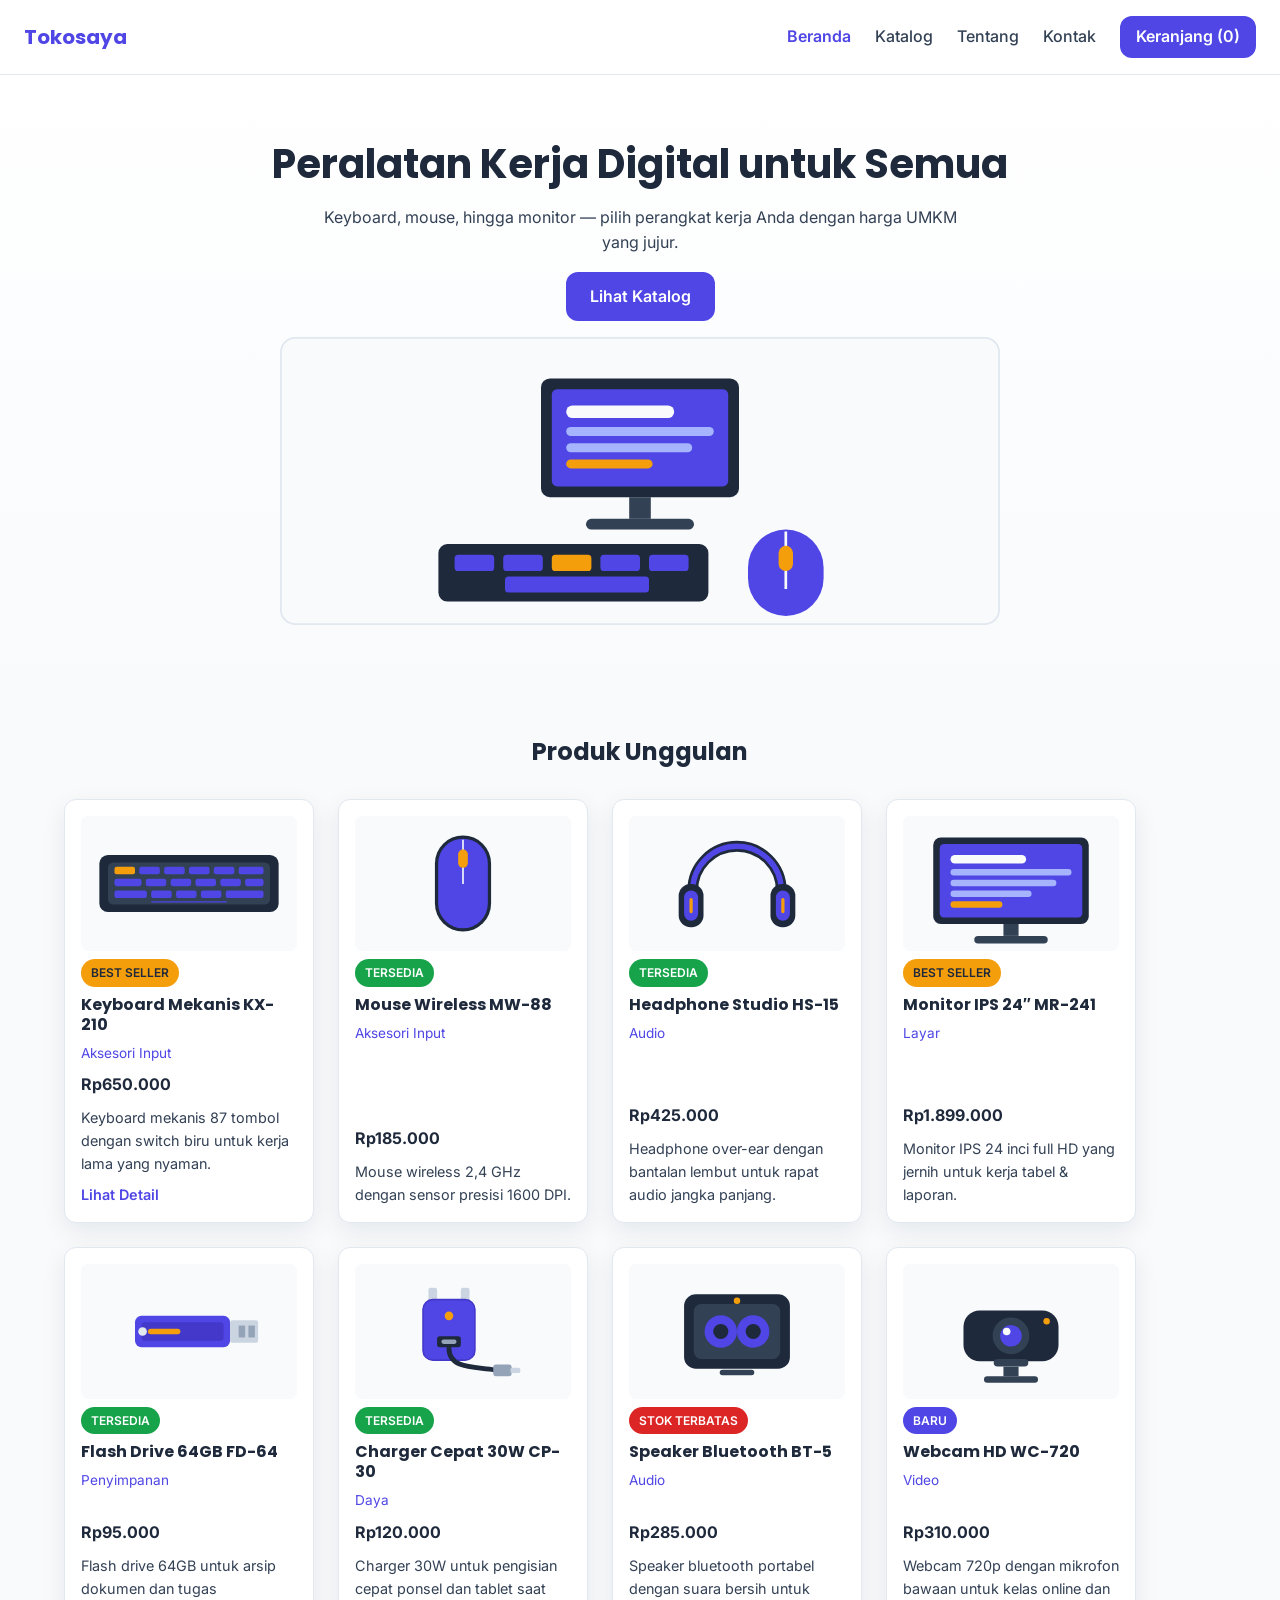
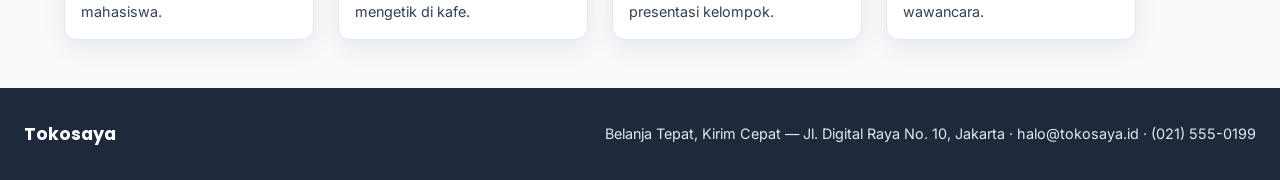
<file: index.html>
<!DOCTYPE html>
<!-- Beranda Tokosaya — struktur Bab 6 (site-nav, hero, baris kartu) dengan
     hero dipindah ke dalam <main> mengikuti Bab 2 (main = isi utama) dan
     Bab 5 ("main berisi dua section: hero dan produk"). -->
<html lang="id">
<head>
  <meta charset="UTF-8">
  <meta name="viewport" content="width=device-width, initial-scale=1.0">
  <meta name="description" content="Tokosaya — toko online UMKM peralatan kerja digital. Keyboard, mouse, hingga monitor dengan harga jujur. Belanja Tepat, Kirim Cepat.">
  <title>Toko IBBI — Belanja Tepat, Kirim Cepat</title>
  <link rel="icon" href="img/logo-tokosaya.svg" type="image/svg+xml">
  <!-- Google Fonts: Poppins (heading) + Inter (body), token Bab 4 -->
  <link rel="preconnect" href="https://fonts.googleapis.com">
  <link rel="preconnect" href="https://fonts.gstatic.com" crossorigin>
  <link href="https://fonts.googleapis.com/css2?family=Poppins:wght@400;500;600;700&family=Inter:wght@400;500;600&display=swap" rel="stylesheet">
  <link rel="stylesheet" href="css/style.css">
</head>
<body>

  <!-- Navigasi: satu flex container, merek kiri, menu + keranjang kanan -->
  <header class="site-header">
    <nav class="site-nav" aria-label="Navigasi utama">
      <a class="site-nav-brand" href="index.html">Tokosaya</a>
      <!-- Buka-tutup menu tanpa JavaScript: kotak centang tersembunyi yang
           dipasangkan ke label .site-nav-burger lewat pasangan for-id -->
      <input class="site-nav-toggle" type="checkbox" id="nav-toggle" aria-label="Menu navigasi">
      <label class="site-nav-burger" for="nav-toggle"></label>
      <ul class="site-nav-menu">
          <li><a href="index.html" class="site-nav-link site-nav-link-aktif" aria-current="page">Beranda</a></li>
          <li><a href="katalog.html" class="site-nav-link">Katalog</a></li>
          <li><a href="tentang.html" class="site-nav-link">Tentang</a></li>
          <li><a href="kontak.html" class="site-nav-link">Kontak</a></li>
      </ul>
      <!-- Halaman keranjang dibangun di Bab 11 (varian Bootstrap); prototipe
           Bab 1-8 menunjuk beranda supaya tidak ada tautan tanpa tujuan -->
      <a class="site-nav-keranjang" href="index.html">Keranjang (0)</a>
    </nav>
  </header>

  <main>

    <!-- Hero: flex column, konten di tengah -->
    <section class="hero">
      <h1 class="hero-title">Peralatan Kerja Digital untuk Semua</h1>
      <p class="hero-subtitle">Keyboard, mouse, hingga monitor — pilih perangkat kerja Anda dengan harga UMKM yang jujur.</p>
      <a class="hero-cta" href="katalog.html">Lihat Katalog</a>
      <img class="hero-gambar" src="img/hero-tokosaya.svg" alt="Ilustrasi meja kerja digital: monitor, keyboard, dan mouse" width="800" height="320">
    </section>

    <!-- Baris kartu produk: flex-wrap, delapan produk baku -->
    <section class="produk-unggulan">
      <h2>Produk Unggulan</h2>
      <div class="produk-row">

        <article class="produk-card">
          <img class="produk-gambar" src="img/produk-keyboard-kx210.svg" alt="Keyboard mekanis KX-210 berwarna arang dengan tombol indigo" width="400" height="250">
          <span class="produk-flag produk-flag-best">Best Seller</span>
          <h3 class="produk-card-nama">Keyboard Mekanis KX-210</h3>
          <p class="produk-card-kategori">Aksesori Input</p>
          <p class="produk-card-harga">Rp650.000</p>
          <p class="produk-card-deskripsi">Keyboard mekanis 87 tombol dengan switch biru untuk kerja lama yang nyaman.</p>
          <a class="produk-card-tautan" href="produk.html" aria-label="Lihat detail Keyboard Mekanis KX-210">Lihat Detail</a>
        </article>

        <article class="produk-card">
          <img class="produk-gambar" src="img/produk-mouse-mw88.svg" alt="Mouse wireless MW-88 indigo dengan roda gulir amber" width="400" height="250">
          <span class="produk-flag produk-flag-tersedia">Tersedia</span>
          <h3 class="produk-card-nama">Mouse Wireless MW-88</h3>
          <p class="produk-card-kategori">Aksesori Input</p>
          <p class="produk-card-harga">Rp185.000</p>
          <p class="produk-card-deskripsi">Mouse wireless 2,4 GHz dengan sensor presisi 1600 DPI.</p>
        </article>

        <article class="produk-card">
          <img class="produk-gambar" src="img/produk-headphone-hs15.svg" alt="Headphone over-ear HS-15 dengan bantalan telinga indigo" width="400" height="250">
          <span class="produk-flag produk-flag-tersedia">Tersedia</span>
          <h3 class="produk-card-nama">Headphone Studio HS-15</h3>
          <p class="produk-card-kategori">Audio</p>
          <p class="produk-card-harga">Rp425.000</p>
          <p class="produk-card-deskripsi">Headphone over-ear dengan bantalan lembut untuk rapat audio jangka panjang.</p>
        </article>

        <article class="produk-card">
          <img class="produk-gambar" src="img/produk-monitor-mr241.svg" alt="Monitor IPS 24 inci MR-241 dengan layar indigo" width="400" height="250">
          <span class="produk-flag produk-flag-best">Best Seller</span>
          <h3 class="produk-card-nama">Monitor IPS 24&#8243; MR-241</h3>
          <p class="produk-card-kategori">Layar</p>
          <p class="produk-card-harga">Rp1.899.000</p>
          <p class="produk-card-deskripsi">Monitor IPS 24 inci full HD yang jernih untuk kerja tabel &amp; laporan.</p>
        </article>

        <article class="produk-card">
          <img class="produk-gambar" src="img/produk-flashdrive-fd64.svg" alt="Flash drive 64GB FD-64 dengan konektor USB berwarna perak" width="400" height="250">
          <span class="produk-flag produk-flag-tersedia">Tersedia</span>
          <h3 class="produk-card-nama">Flash Drive 64GB FD-64</h3>
          <p class="produk-card-kategori">Penyimpanan</p>
          <p class="produk-card-harga">Rp95.000</p>
          <p class="produk-card-deskripsi">Flash drive 64GB untuk arsip dokumen dan tugas mahasiswa.</p>
        </article>

        <article class="produk-card">
          <img class="produk-gambar" src="img/produk-charger-cp30.svg" alt="Charger cepat 30W CP-30 dengan dua kaki colokan dan kabel USB" width="400" height="250">
          <span class="produk-flag produk-flag-tersedia">Tersedia</span>
          <h3 class="produk-card-nama">Charger Cepat 30W CP-30</h3>
          <p class="produk-card-kategori">Daya</p>
          <p class="produk-card-harga">Rp120.000</p>
          <p class="produk-card-deskripsi">Charger 30W untuk pengisian cepat ponsel dan tablet saat mengetik di kafe.</p>
        </article>

        <article class="produk-card">
          <img class="produk-gambar" src="img/produk-speaker-bt5.svg" alt="Speaker bluetooth portabel BT-5 dengan dua driver indigo" width="400" height="250">
          <span class="produk-flag produk-flag-stok">Stok Terbatas</span>
          <h3 class="produk-card-nama">Speaker Bluetooth BT-5</h3>
          <p class="produk-card-kategori">Audio</p>
          <p class="produk-card-harga">Rp285.000</p>
          <p class="produk-card-deskripsi">Speaker bluetooth portabel dengan suara bersih untuk presentasi kelompok.</p>
        </article>

        <article class="produk-card">
          <img class="produk-gambar" src="img/produk-webcam-wc720.svg" alt="Webcam HD WC-720 dengan lensa bundar dan klip penjepit" width="400" height="250">
          <span class="produk-flag produk-flag-baru">Baru</span>
          <h3 class="produk-card-nama">Webcam HD WC-720</h3>
          <p class="produk-card-kategori">Video</p>
          <p class="produk-card-harga">Rp310.000</p>
          <p class="produk-card-deskripsi">Webcam 720p dengan mikrofon bawaan untuk kelas online dan wawancara.</p>
        </article>

      </div>
    </section>

  </main>

  <!-- Footer: flex satu baris, menekuk saat sempit -->
  <footer class="site-footer">
    <p class="footer-brand">Tokosaya</p>
    <p class="footer-teks">Belanja Tepat, Kirim Cepat — Jl. Digital Raya No. 10, Jakarta &middot; halo@tokosaya.id &middot; (021) 555-0199</p>
  </footer>

</body>
</html>
</file>
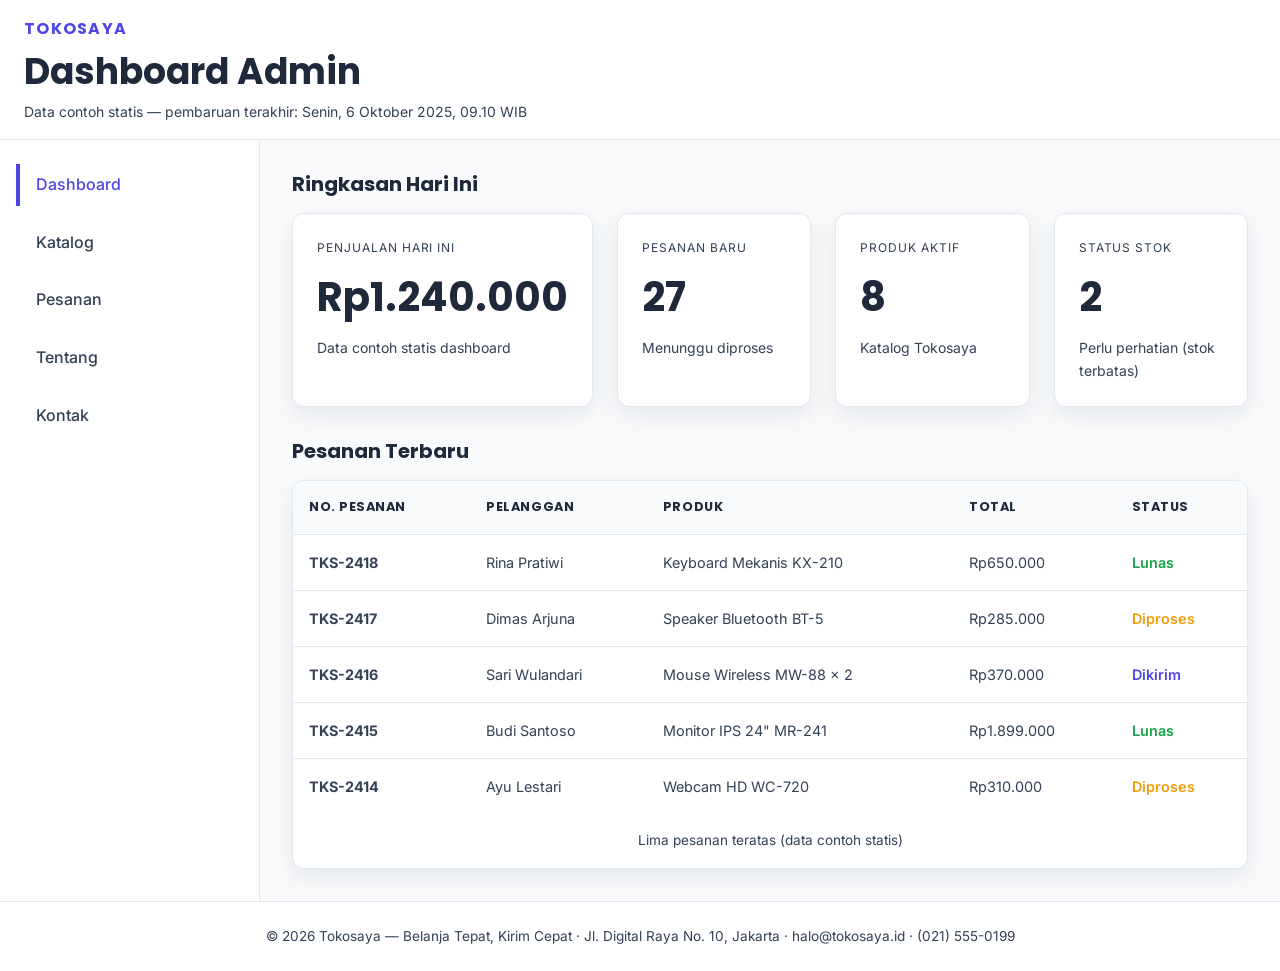
<file: admin.html>
<!DOCTYPE html>
<!-- Dashboard Admin Tokosaya — salinan kode Bab 7, termasuk tautan nav
     "Pesanan" yang menunjuk admin.html sendiri seperti tertulis di buku.
     Halaman ini sengaja TIDAK memakai .site-header/.site-nav; ia punya
     .dasbor sendiri dengan nav samping. -->
<html lang="id">
<head>
  <!-- Proyek Bab 1-8: HTML/CSS murni, tanpa Bootstrap (lihat Bab 9) -->
  <meta charset="UTF-8">
  <meta name="viewport" content="width=device-width, initial-scale=1.0">
  <meta name="description" content="Dashboard admin Tokosaya — ringkasan penjualan harian dan daftar pesanan terbaru.">
  <title>Dashboard Admin — Tokosaya</title>
  <link rel="icon" href="img/logo-tokosaya.svg" type="image/svg+xml">
  <link rel="preconnect" href="https://fonts.googleapis.com">
  <link rel="preconnect" href="https://fonts.gstatic.com" crossorigin>
  <link href="https://fonts.googleapis.com/css2?family=Poppins:wght@400;500;600;700&family=Inter:wght@400;500;600&display=swap" rel="stylesheet">
  <!-- Urutan penting: style.css dulu (token + reset), admin.css menyusul -->
  <link rel="stylesheet" href="css/style.css">
  <link rel="stylesheet" href="css/admin.css">
</head>
<body>
  <div class="dasbor">

    <header class="dasbor-header">
      <p class="dasbor-brand">Tokosaya</p>
      <h1 class="dasbor-judul">Dashboard Admin</h1>
      <p class="dasbor-waktu">Data contoh statis — pembaruan terakhir: Senin, 6 Oktober 2025, 09.10 WIB</p>
    </header>

    <nav class="dasbor-nav" aria-label="Navigasi panel admin">
      <ul>
        <li><a class="dasbor-tautan aktif" href="admin.html" aria-current="page">Dashboard</a></li>
        <li><a class="dasbor-tautan" href="katalog.html">Katalog</a></li>
        <li><a class="dasbor-tautan" href="admin.html">Pesanan</a></li>
        <li><a class="dasbor-tautan" href="tentang.html">Tentang</a></li>
        <li><a class="dasbor-tautan" href="kontak.html">Kontak</a></li>
      </ul>
    </nav>

    <main class="dasbor-main">

      <section class="ringkasan" aria-labelledby="judul-ringkasan">
        <h2 id="judul-ringkasan" class="judul-seksi">Ringkasan Hari Ini</h2>
        <ul class="stat-kartu">
          <li class="stat-kartu-item">
            <p class="stat-kartu-label">Penjualan Hari Ini</p>
            <p class="stat-kartu-nilai">Rp1.240.000</p>
            <p class="stat-kartu-keterangan">Data contoh statis dashboard</p>
          </li>
          <li class="stat-kartu-item">
            <p class="stat-kartu-label">Pesanan Baru</p>
            <p class="stat-kartu-nilai">27</p>
            <p class="stat-kartu-keterangan">Menunggu diproses</p>
          </li>
          <li class="stat-kartu-item">
            <p class="stat-kartu-label">Produk Aktif</p>
            <p class="stat-kartu-nilai">8</p>
            <p class="stat-kartu-keterangan">Katalog Tokosaya</p>
          </li>
          <li class="stat-kartu-item">
            <p class="stat-kartu-label">Status Stok</p>
            <p class="stat-kartu-nilai">2</p>
            <p class="stat-kartu-keterangan">Perlu perhatian (stok terbatas)</p>
          </li>
        </ul>
      </section>

      <section class="pesanan" aria-labelledby="judul-pesanan">
        <h2 id="judul-pesanan" class="judul-seksi">Pesanan Terbaru</h2>
        <div class="tabel-scroll">
          <table>
            <caption>Lima pesanan teratas (data contoh statis)</caption>
            <thead>
              <tr>
                <th scope="col">No. Pesanan</th>
                <th scope="col">Pelanggan</th>
                <th scope="col">Produk</th>
                <th scope="col">Total</th>
                <th scope="col">Status</th>
              </tr>
            </thead>
            <tbody>
              <tr>
                <th scope="row">TKS-2418</th>
                <td>Rina Pratiwi</td>
                <td>Keyboard Mekanis KX-210</td>
                <td>Rp650.000</td>
                <td><span class="status-lunas">Lunas</span></td>
              </tr>
              <tr>
                <th scope="row">TKS-2417</th>
                <td>Dimas Arjuna</td>
                <td>Speaker Bluetooth BT-5</td>
                <td>Rp285.000</td>
                <td><span class="status-diproses">Diproses</span></td>
              </tr>
              <tr>
                <th scope="row">TKS-2416</th>
                <td>Sari Wulandari</td>
                <td>Mouse Wireless MW-88 &times; 2</td>
                <td>Rp370.000</td>
                <td><span class="status-dikirim">Dikirim</span></td>
              </tr>
              <tr>
                <th scope="row">TKS-2415</th>
                <td>Budi Santoso</td>
                <td>Monitor IPS 24" MR-241</td>
                <td>Rp1.899.000</td>
                <td><span class="status-lunas">Lunas</span></td>
              </tr>
              <tr>
                <th scope="row">TKS-2414</th>
                <td>Ayu Lestari</td>
                <td>Webcam HD WC-720</td>
                <td>Rp310.000</td>
                <td><span class="status-diproses">Diproses</span></td>
              </tr>
            </tbody>
          </table>
        </div>
      </section>

    </main>

    <footer class="dasbor-footer">
      <p>&copy; 2026 Tokosaya — Belanja Tepat, Kirim Cepat · Jl. Digital Raya No. 10, Jakarta · halo@tokosaya.id · (021) 555-0199</p>
    </footer>

  </div>
</body>
</html>
</file>
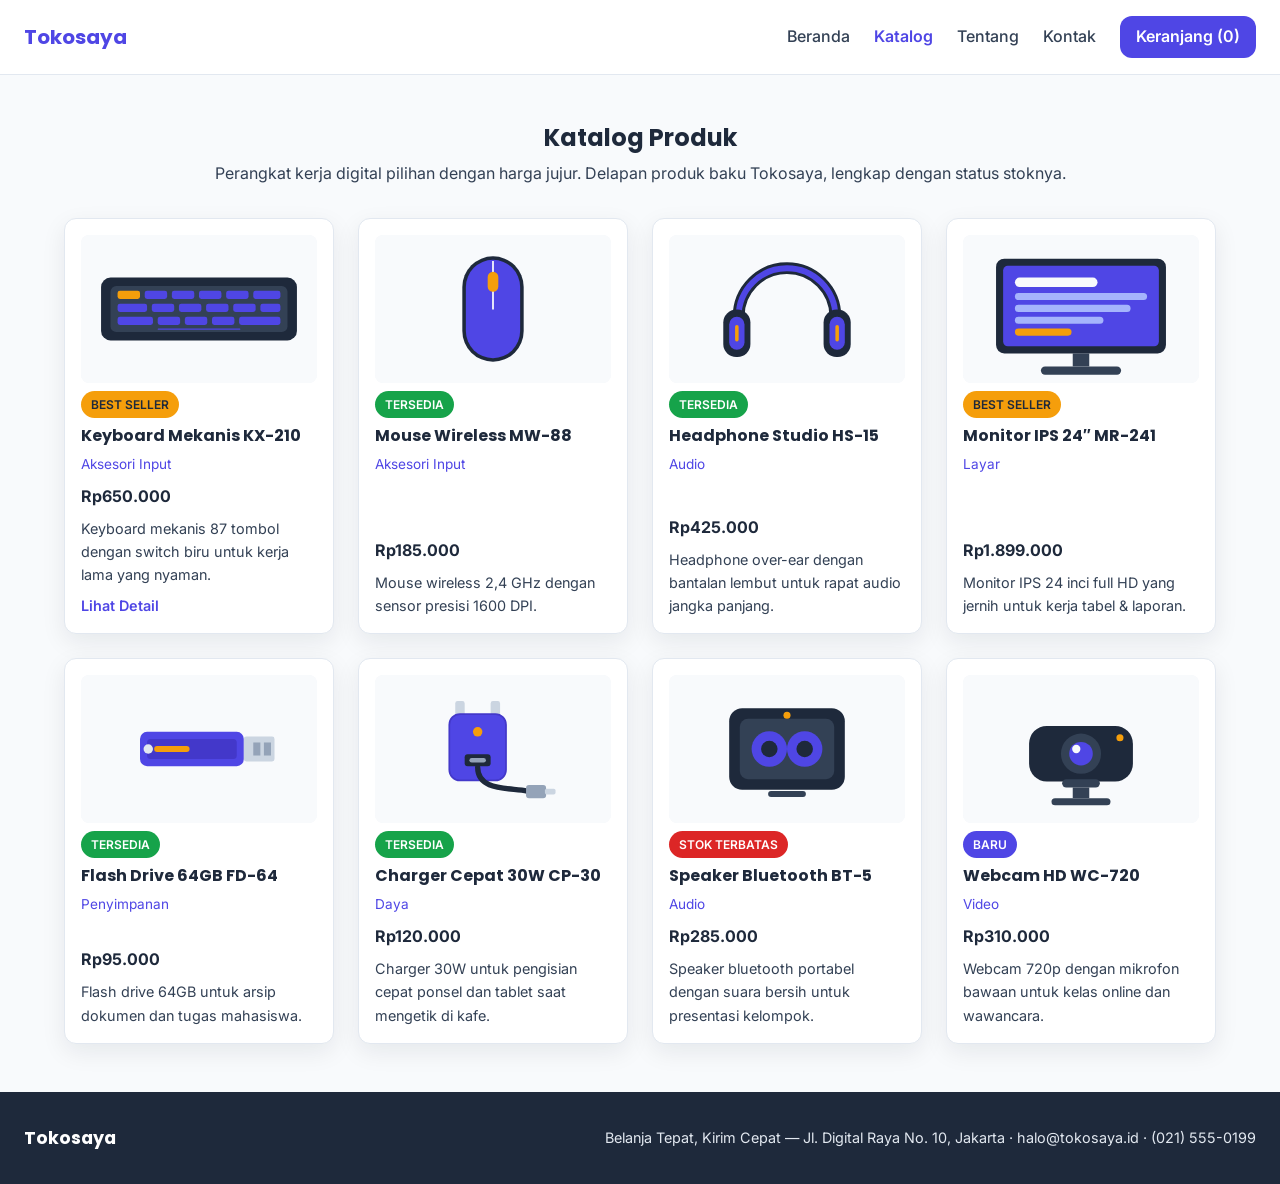
<file: katalog.html>
<!DOCTYPE html>
<!-- Katalog Tokosaya — wadah daftar produk memakai .katalog-grid dari Bab 7
     (satu kolom di HP, 2/3/4 kolom pada 576/992/1200 px). Delapan produk baku
     tampil tuntas: 4 kolom x 2 baris di 1200 px. -->
<html lang="id">
<head>
  <meta charset="UTF-8">
  <meta name="viewport" content="width=device-width, initial-scale=1.0">
  <meta name="description" content="Katalog Tokosaya — delapan perangkat kerja digital pilihan: keyboard, mouse, headphone, monitor, flash drive, charger, speaker, dan webcam.">
  <title>Katalog Produk — Tokosaya</title>
  <link rel="icon" href="img/logo-tokosaya.svg" type="image/svg+xml">
  <link rel="preconnect" href="https://fonts.googleapis.com">
  <link rel="preconnect" href="https://fonts.gstatic.com" crossorigin>
  <link href="https://fonts.googleapis.com/css2?family=Poppins:wght@400;500;600;700&family=Inter:wght@400;500;600&display=swap" rel="stylesheet">
  <link rel="stylesheet" href="css/style.css">
</head>
<body>

  <header class="site-header">
    <nav class="site-nav" aria-label="Navigasi utama">
      <a class="site-nav-brand" href="index.html">Tokosaya</a>
      <!-- Buka-tutup menu tanpa JavaScript: kotak centang tersembunyi yang
           dipasangkan ke label .site-nav-burger lewat pasangan for-id -->
      <input class="site-nav-toggle" type="checkbox" id="nav-toggle" aria-label="Menu navigasi">
      <label class="site-nav-burger" for="nav-toggle"></label>
      <ul class="site-nav-menu">
          <li><a href="index.html" class="site-nav-link">Beranda</a></li>
          <li><a href="katalog.html" class="site-nav-link site-nav-link-aktif" aria-current="page">Katalog</a></li>
          <li><a href="tentang.html" class="site-nav-link">Tentang</a></li>
          <li><a href="kontak.html" class="site-nav-link">Kontak</a></li>
      </ul>
      <!-- Halaman keranjang dibangun di Bab 11 (varian Bootstrap); prototipe
           Bab 1-8 menunjuk beranda supaya tidak ada tautan tanpa tujuan -->
      <a class="site-nav-keranjang" href="index.html">Keranjang (0)</a>
    </nav>
  </header>

  <main>

    <section class="katalog" aria-labelledby="judul-katalog">
      <h1 id="judul-katalog" class="katalog-judul">Katalog Produk</h1>
      <p class="katalog-intro">Perangkat kerja digital pilihan dengan harga jujur. Delapan produk baku Tokosaya, lengkap dengan status stoknya.</p>

      <div class="katalog-grid">

        <article class="produk-card">
          <img class="produk-gambar" src="img/produk-keyboard-kx210.svg" alt="Keyboard mekanis KX-210 berwarna arang dengan tombol indigo" width="400" height="250">
          <span class="produk-flag produk-flag-best">Best Seller</span>
          <h2 class="produk-card-nama">Keyboard Mekanis KX-210</h2>
          <p class="produk-card-kategori">Aksesori Input</p>
          <p class="produk-card-harga">Rp650.000</p>
          <p class="produk-card-deskripsi">Keyboard mekanis 87 tombol dengan switch biru untuk kerja lama yang nyaman.</p>
          <a class="produk-card-tautan" href="produk.html" aria-label="Lihat detail Keyboard Mekanis KX-210">Lihat Detail</a>
        </article>

        <article class="produk-card">
          <img class="produk-gambar" src="img/produk-mouse-mw88.svg" alt="Mouse wireless MW-88 indigo dengan roda gulir amber" width="400" height="250">
          <span class="produk-flag produk-flag-tersedia">Tersedia</span>
          <h2 class="produk-card-nama">Mouse Wireless MW-88</h2>
          <p class="produk-card-kategori">Aksesori Input</p>
          <p class="produk-card-harga">Rp185.000</p>
          <p class="produk-card-deskripsi">Mouse wireless 2,4 GHz dengan sensor presisi 1600 DPI.</p>
        </article>

        <article class="produk-card">
          <img class="produk-gambar" src="img/produk-headphone-hs15.svg" alt="Headphone over-ear HS-15 dengan bantalan telinga indigo" width="400" height="250">
          <span class="produk-flag produk-flag-tersedia">Tersedia</span>
          <h2 class="produk-card-nama">Headphone Studio HS-15</h2>
          <p class="produk-card-kategori">Audio</p>
          <p class="produk-card-harga">Rp425.000</p>
          <p class="produk-card-deskripsi">Headphone over-ear dengan bantalan lembut untuk rapat audio jangka panjang.</p>
        </article>

        <article class="produk-card">
          <img class="produk-gambar" src="img/produk-monitor-mr241.svg" alt="Monitor IPS 24 inci MR-241 dengan layar indigo" width="400" height="250">
          <span class="produk-flag produk-flag-best">Best Seller</span>
          <h2 class="produk-card-nama">Monitor IPS 24&#8243; MR-241</h2>
          <p class="produk-card-kategori">Layar</p>
          <p class="produk-card-harga">Rp1.899.000</p>
          <p class="produk-card-deskripsi">Monitor IPS 24 inci full HD yang jernih untuk kerja tabel &amp; laporan.</p>
        </article>

        <article class="produk-card">
          <img class="produk-gambar" src="img/produk-flashdrive-fd64.svg" alt="Flash drive 64GB FD-64 dengan konektor USB berwarna perak" width="400" height="250">
          <span class="produk-flag produk-flag-tersedia">Tersedia</span>
          <h2 class="produk-card-nama">Flash Drive 64GB FD-64</h2>
          <p class="produk-card-kategori">Penyimpanan</p>
          <p class="produk-card-harga">Rp95.000</p>
          <p class="produk-card-deskripsi">Flash drive 64GB untuk arsip dokumen dan tugas mahasiswa.</p>
        </article>

        <article class="produk-card">
          <img class="produk-gambar" src="img/produk-charger-cp30.svg" alt="Charger cepat 30W CP-30 dengan dua kaki colokan dan kabel USB" width="400" height="250">
          <span class="produk-flag produk-flag-tersedia">Tersedia</span>
          <h2 class="produk-card-nama">Charger Cepat 30W CP-30</h2>
          <p class="produk-card-kategori">Daya</p>
          <p class="produk-card-harga">Rp120.000</p>
          <p class="produk-card-deskripsi">Charger 30W untuk pengisian cepat ponsel dan tablet saat mengetik di kafe.</p>
        </article>

        <article class="produk-card">
          <img class="produk-gambar" src="img/produk-speaker-bt5.svg" alt="Speaker bluetooth portabel BT-5 dengan dua driver indigo" width="400" height="250">
          <span class="produk-flag produk-flag-stok">Stok Terbatas</span>
          <h2 class="produk-card-nama">Speaker Bluetooth BT-5</h2>
          <p class="produk-card-kategori">Audio</p>
          <p class="produk-card-harga">Rp285.000</p>
          <p class="produk-card-deskripsi">Speaker bluetooth portabel dengan suara bersih untuk presentasi kelompok.</p>
        </article>

        <article class="produk-card">
          <img class="produk-gambar" src="img/produk-webcam-wc720.svg" alt="Webcam HD WC-720 dengan lensa bundar dan klip penjepit" width="400" height="250">
          <span class="produk-flag produk-flag-baru">Baru</span>
          <h2 class="produk-card-nama">Webcam HD WC-720</h2>
          <p class="produk-card-kategori">Video</p>
          <p class="produk-card-harga">Rp310.000</p>
          <p class="produk-card-deskripsi">Webcam 720p dengan mikrofon bawaan untuk kelas online dan wawancara.</p>
        </article>

      </div>
    </section>

  </main>

  <footer class="site-footer">
    <p class="footer-brand">Tokosaya</p>
    <p class="footer-teks">Belanja Tepat, Kirim Cepat — Jl. Digital Raya No. 10, Jakarta &middot; halo@tokosaya.id &middot; (021) 555-0199</p>
  </footer>

</body>
</html>
</file>
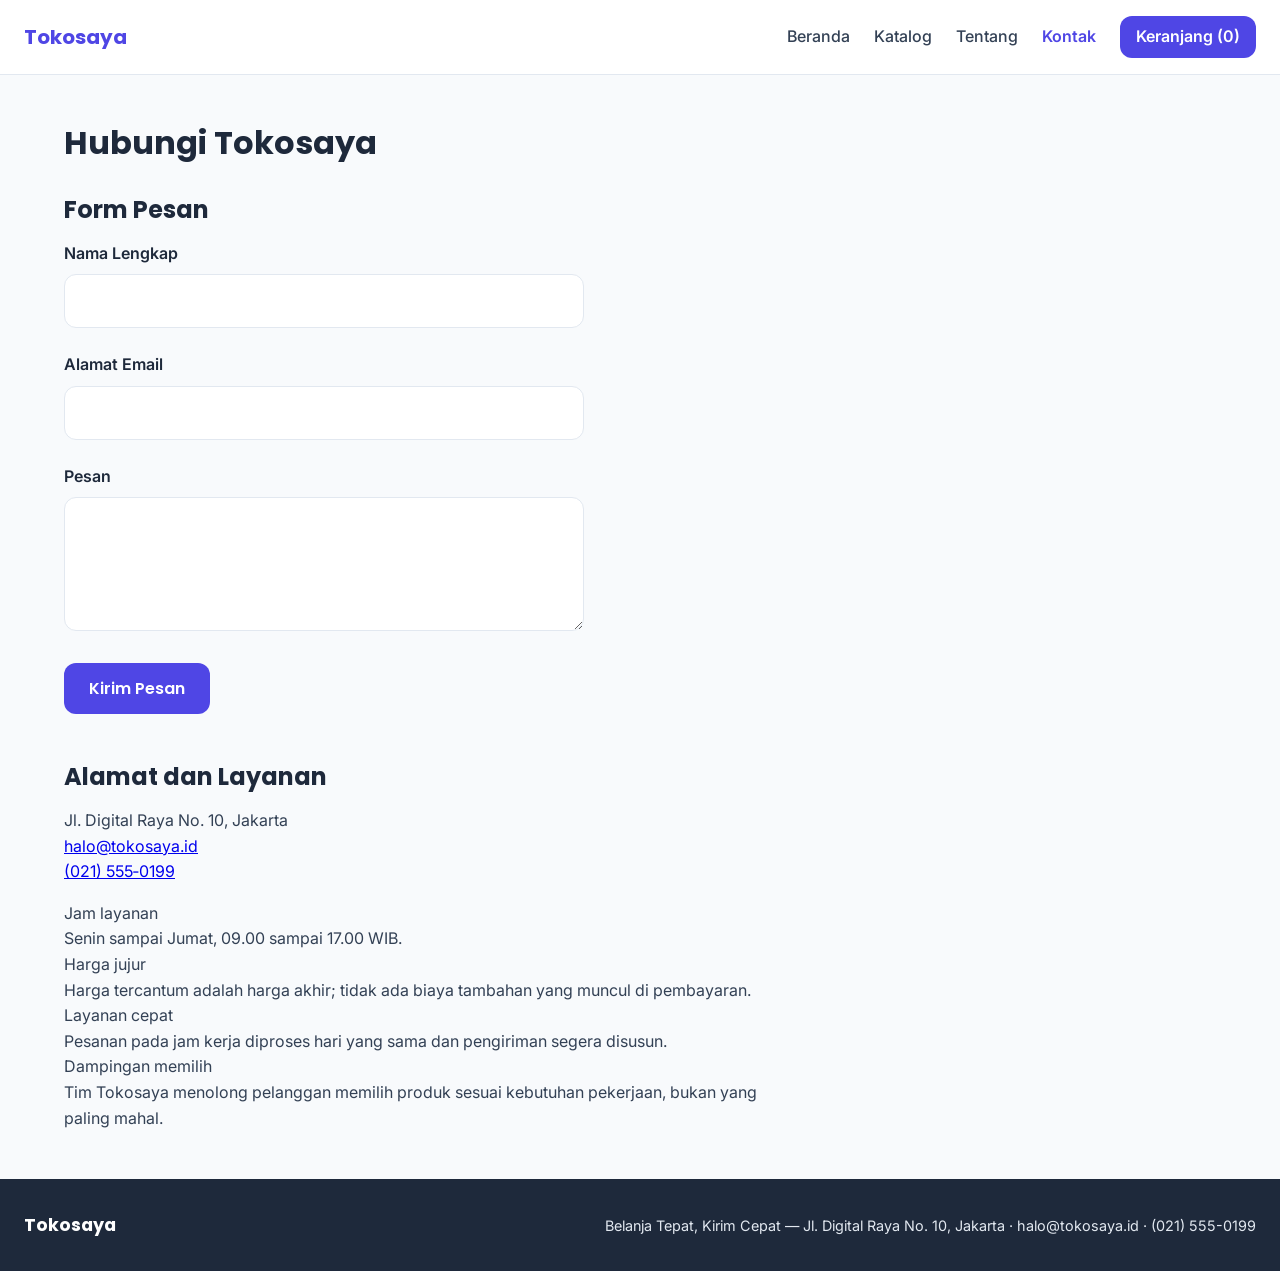
<file: kontak.html>
<!DOCTYPE html>
<!-- Kontak Tokosaya — form mengikuti struktur Bab 2 (tiga kolom: nama, email,
     pesan, dengan pasangan label for-id), disempurnakan dengan required dan
     autocomplete yang dituntut checklist QA Bab 15.1. Bab 2 menaruh h1 di
     dalam <header>; di sini h1 pindah ke <main> mengikuti Bab 6 yang memakai
     .site-header khusus navigasi. -->
<html lang="id">
<head>
  <meta charset="UTF-8">
  <meta name="viewport" content="width=device-width, initial-scale=1.0">
  <meta name="description" content="Hubungi Tokosaya: Jl. Digital Raya No. 10, Jakarta, email halo@tokosaya.id, telepon (021) 555-0199.">
  <title>Kontak Tokosaya</title>
  <link rel="icon" href="img/logo-tokosaya.svg" type="image/svg+xml">
  <link rel="preconnect" href="https://fonts.googleapis.com">
  <link rel="preconnect" href="https://fonts.gstatic.com" crossorigin>
  <link href="https://fonts.googleapis.com/css2?family=Poppins:wght@400;500;600;700&family=Inter:wght@400;500;600&display=swap" rel="stylesheet">
  <link rel="stylesheet" href="css/style.css">
</head>
<body>

  <header class="site-header">
    <nav class="site-nav" aria-label="Navigasi utama">
      <a class="site-nav-brand" href="index.html">Tokosaya</a>
      <!-- Buka-tutup menu tanpa JavaScript: kotak centang tersembunyi yang
           dipasangkan ke label .site-nav-burger lewat pasangan for-id -->
      <input class="site-nav-toggle" type="checkbox" id="nav-toggle" aria-label="Menu navigasi">
      <label class="site-nav-burger" for="nav-toggle"></label>
      <ul class="site-nav-menu">
          <li><a href="index.html" class="site-nav-link">Beranda</a></li>
          <li><a href="katalog.html" class="site-nav-link">Katalog</a></li>
          <li><a href="tentang.html" class="site-nav-link">Tentang</a></li>
          <li><a href="kontak.html" class="site-nav-link site-nav-link-aktif" aria-current="page">Kontak</a></li>
      </ul>
      <!-- Halaman keranjang dibangun di Bab 11 (varian Bootstrap); prototipe
           Bab 1-8 menunjuk beranda supaya tidak ada tautan tanpa tujuan -->
      <a class="site-nav-keranjang" href="index.html">Keranjang (0)</a>
    </nav>
  </header>

  <main>

    <div class="seksi">
      <h1 class="seksi-tajuk">Hubungi Tokosaya</h1>

      <section class="blok" id="form-pesan" aria-labelledby="judul-form">
        <h2 id="judul-form">Form Pesan</h2>
        <!-- Form prototipe statis: action masih domain contoh, persis pola
             Bab 2. Tanpa JavaScript, form ini tidak mengirim apa pun sendiri. -->
        <form class="form-kontak" action="https://example.com/toko/kirim" method="post">
          <div class="kolom-form">
            <label class="label-form" for="nama">Nama Lengkap</label>
            <input class="input-form" type="text" id="nama" name="nama" autocomplete="name" required>
          </div>

          <div class="kolom-form">
            <label class="label-form" for="email">Alamat Email</label>
            <input class="input-form" type="email" id="email" name="email" autocomplete="email" required>
          </div>

          <div class="kolom-form">
            <label class="label-form" for="pesan">Pesan</label>
            <textarea class="input-form" id="pesan" name="pesan" rows="5" required></textarea>
          </div>

          <button type="submit" class="tombol tombol-primer">Kirim Pesan</button>
        </form>
      </section>

      <section class="blok" id="alamat" aria-labelledby="judul-alamat">
        <h2 id="judul-alamat">Alamat dan Layanan</h2>
        <address>
          Jl. Digital Raya No. 10, Jakarta<br>
          <a href="mailto:halo@tokosaya.id">halo@tokosaya.id</a><br>
          <a href="tel:+62215550199">(021)&nbsp;555&#8209;0199</a>
        </address>
        <dl>
          <dt>Jam layanan</dt>
          <dd>Senin sampai Jumat, 09.00 sampai 17.00 WIB.</dd>
          <dt>Harga jujur</dt>
          <dd>Harga tercantum adalah harga akhir; tidak ada biaya tambahan yang muncul di pembayaran.</dd>
          <dt>Layanan cepat</dt>
          <dd>Pesanan pada jam kerja diproses hari yang sama dan pengiriman segera disusun.</dd>
          <dt>Dampingan memilih</dt>
          <dd>Tim Tokosaya menolong pelanggan memilih produk sesuai kebutuhan pekerjaan, bukan yang paling mahal.</dd>
        </dl>
      </section>

    </div>

  </main>

  <footer class="site-footer">
    <p class="footer-brand">Tokosaya</p>
    <p class="footer-teks">Belanja Tepat, Kirim Cepat — Jl. Digital Raya No. 10, Jakarta &middot; halo@tokosaya.id &middot; (021) 555-0199</p>
  </footer>

</body>
</html>
</file>
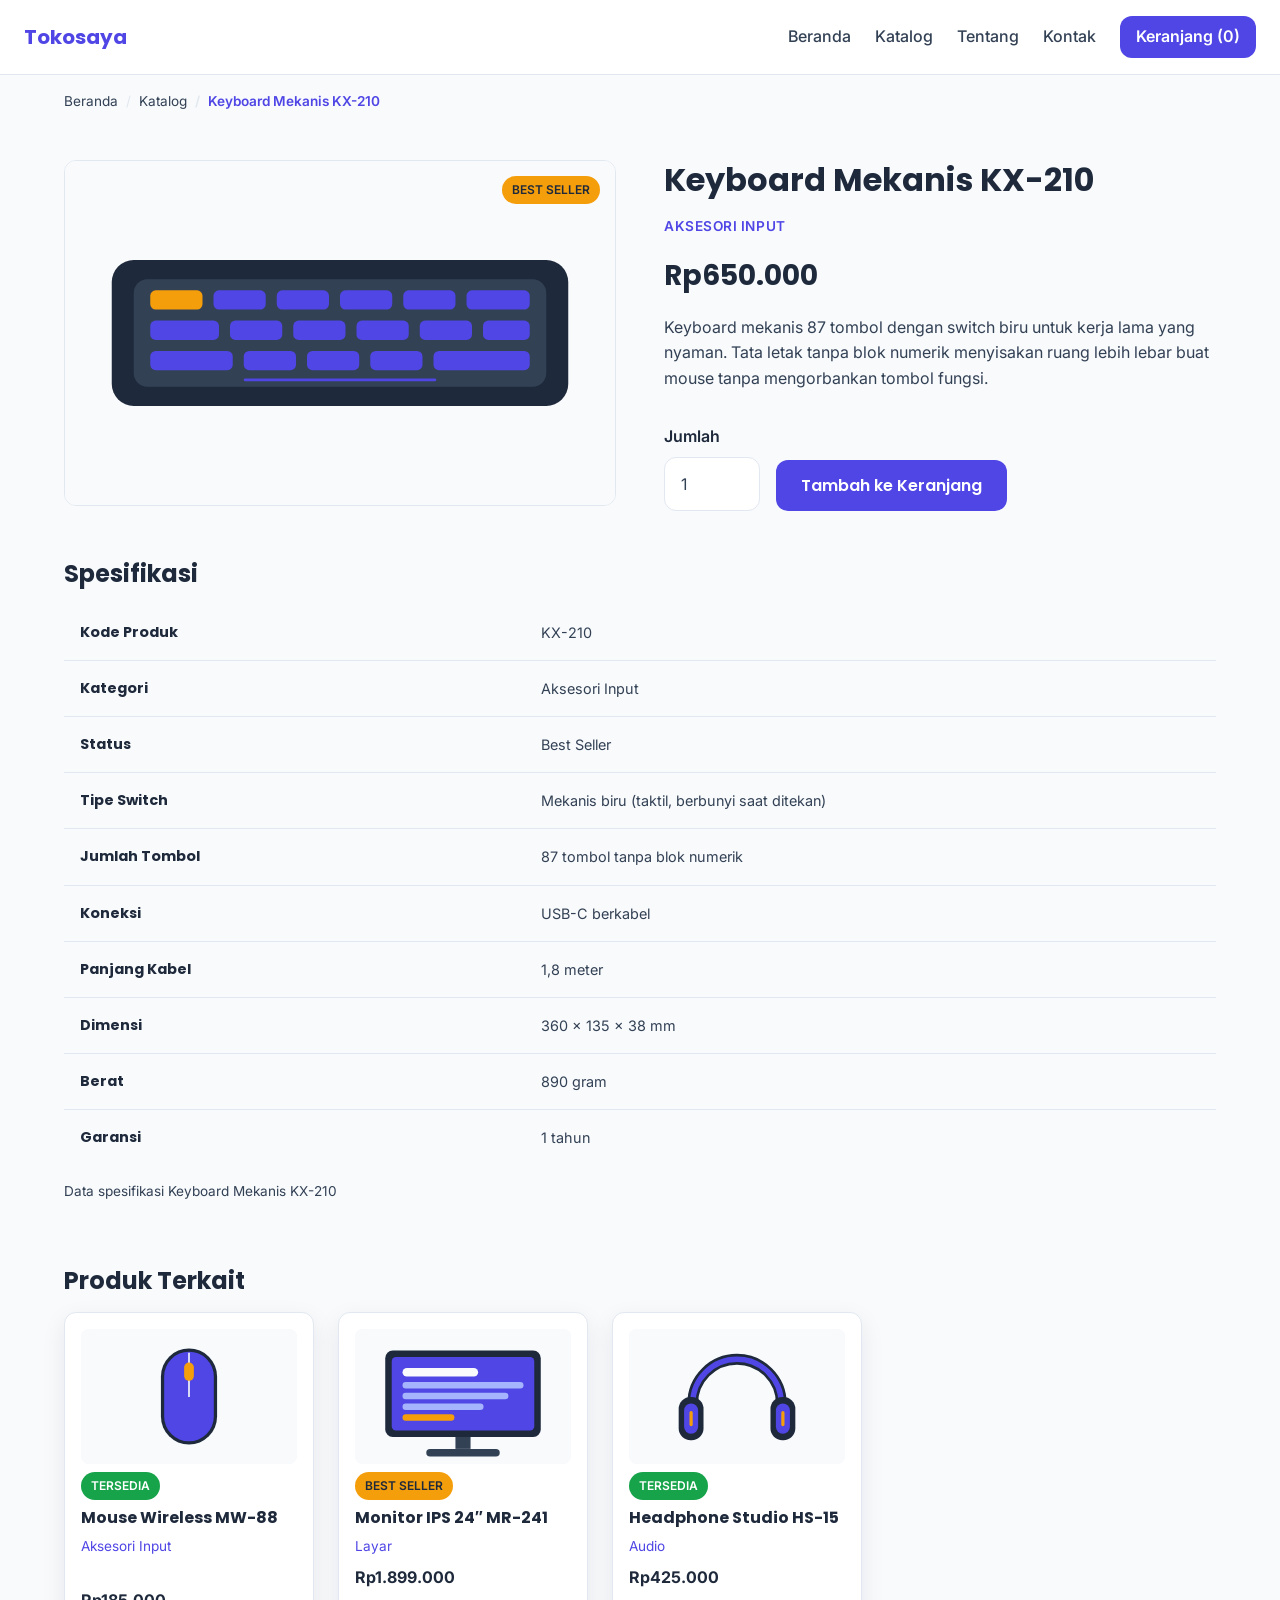
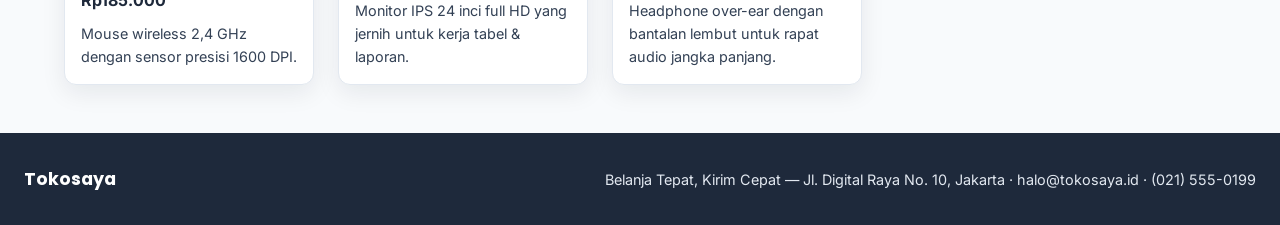
<file: produk.html>
<!DOCTYPE html>
<!-- Detail produk Tokosaya — halaman yang dijanjikan Bab 4 ("dibangun di
     bab-bab selanjutnya") dan disebut Bab 7 sebagai output UTS, tetapi tidak
     pernah dispesifikasikan isinya di Bab 1-7. Hanya produk Best Seller
     KX-210 yang punya halaman detail, jadi hanya kartu KX-210 yang bertaut
     ke sini. -->
<html lang="id">
<head>
  <meta charset="UTF-8">
  <meta name="viewport" content="width=device-width, initial-scale=1.0">
  <meta name="description" content="Keyboard Mekanis KX-210 — keyboard mekanis 87 tombol dengan switch biru, koneksi USB-C, dan garansi 1 tahun. Rp650.000 di Tokosaya.">
  <title>Keyboard Mekanis KX-210 — Tokosaya</title>
  <link rel="icon" href="img/logo-tokosaya.svg" type="image/svg+xml">
  <link rel="preconnect" href="https://fonts.googleapis.com">
  <link rel="preconnect" href="https://fonts.gstatic.com" crossorigin>
  <link href="https://fonts.googleapis.com/css2?family=Poppins:wght@400;500;600;700&family=Inter:wght@400;500;600&display=swap" rel="stylesheet">
  <link rel="stylesheet" href="css/style.css">
</head>
<body>

  <header class="site-header">
    <nav class="site-nav" aria-label="Navigasi utama">
      <a class="site-nav-brand" href="index.html">Tokosaya</a>
      <!-- Buka-tutup menu tanpa JavaScript: kotak centang tersembunyi yang
           dipasangkan ke label .site-nav-burger lewat pasangan for-id -->
      <input class="site-nav-toggle" type="checkbox" id="nav-toggle" aria-label="Menu navigasi">
      <label class="site-nav-burger" for="nav-toggle"></label>
      <ul class="site-nav-menu">
          <li><a href="index.html" class="site-nav-link">Beranda</a></li>
          <li><a href="katalog.html" class="site-nav-link">Katalog</a></li>
          <li><a href="tentang.html" class="site-nav-link">Tentang</a></li>
          <li><a href="kontak.html" class="site-nav-link">Kontak</a></li>
      </ul>
      <!-- Halaman keranjang dibangun di Bab 11 (varian Bootstrap); prototipe
           Bab 1-8 menunjuk beranda supaya tidak ada tautan tanpa tujuan -->
      <a class="site-nav-keranjang" href="index.html">Keranjang (0)</a>
    </nav>
  </header>

  <main>

    <!-- Remah roti: jalan pulang yang jelas ke beranda dan katalog -->
    <nav class="breadcrumb" aria-label="Remah roti">
      <ol>
        <li><a href="index.html">Beranda</a></li>
        <li><a href="katalog.html">Katalog</a></li>
        <li aria-current="page">Keyboard Mekanis KX-210</li>
      </ol>
    </nav>

    <div class="seksi">

      <div class="blok">
        <div class="produk-detail">

          <div class="produk-detail-media">
            <img src="img/produk-keyboard-kx210.svg" alt="Keyboard mekanis KX-210 berwarna arang dengan tombol indigo" width="400" height="250">
            <span class="produk-flag produk-flag-best">Best Seller</span>
          </div>

          <div class="produk-detail-info">
            <h1 class="produk-detail-nama">Keyboard Mekanis KX-210</h1>
            <p class="produk-detail-kategori">Aksesori Input</p>
            <p class="produk-detail-harga">Rp650.000</p>
            <p class="produk-detail-deskripsi">Keyboard mekanis 87 tombol dengan switch biru untuk kerja lama yang nyaman. Tata letak tanpa blok numerik menyisakan ruang lebih lebar buat mouse tanpa mengorbankan tombol fungsi.</p>
            <!-- Form prototipe statis: alamat penerima masih domain contoh,
                 sama pola dengan form kontak Bab 2. Tanpa JavaScript, form ini
                 tidak bisa memproses pesanan sendiri. -->
            <form class="produk-beli" action="https://example.com/toko/keranjang" method="post">
              <div class="kolom-form">
                <label class="label-form" for="jumlah">Jumlah</label>
                <input class="input-form input-jumlah" type="number" id="jumlah" name="jumlah" value="1" min="1" max="10" inputmode="numeric">
              </div>
              <button type="submit" class="tombol tombol-primer">Tambah ke Keranjang</button>
            </form>
          </div>

        </div>
      </div>

      <div class="blok">
        <h2>Spesifikasi</h2>
        <table class="spesifikasi">
          <caption>Data spesifikasi Keyboard Mekanis KX-210</caption>
          <tbody>
            <tr>
              <th scope="row">Kode Produk</th>
              <td>KX-210</td>
            </tr>
            <tr>
              <th scope="row">Kategori</th>
              <td>Aksesori Input</td>
            </tr>
            <tr>
              <th scope="row">Status</th>
              <td>Best Seller</td>
            </tr>
            <tr>
              <th scope="row">Tipe Switch</th>
              <td>Mekanis biru (taktil, berbunyi saat ditekan)</td>
            </tr>
            <tr>
              <th scope="row">Jumlah Tombol</th>
              <td>87 tombol tanpa blok numerik</td>
            </tr>
            <tr>
              <th scope="row">Koneksi</th>
              <td>USB-C berkabel</td>
            </tr>
            <tr>
              <th scope="row">Panjang Kabel</th>
              <td>1,8 meter</td>
            </tr>
            <tr>
              <th scope="row">Dimensi</th>
              <td>360 &times; 135 &times; 38 mm</td>
            </tr>
            <tr>
              <th scope="row">Berat</th>
              <td>890 gram</td>
            </tr>
            <tr>
              <th scope="row">Garansi</th>
              <td>1 tahun</td>
            </tr>
          </tbody>
        </table>
      </div>

      <div class="blok">
        <h2>Produk Terkait</h2>
        <div class="produk-row">

          <article class="produk-card">
            <img class="produk-gambar" src="img/produk-mouse-mw88.svg" alt="Mouse wireless MW-88 indigo dengan roda gulir amber" width="400" height="250">
            <span class="produk-flag produk-flag-tersedia">Tersedia</span>
            <h3 class="produk-card-nama">Mouse Wireless MW-88</h3>
            <p class="produk-card-kategori">Aksesori Input</p>
            <p class="produk-card-harga">Rp185.000</p>
            <p class="produk-card-deskripsi">Mouse wireless 2,4 GHz dengan sensor presisi 1600 DPI.</p>
          </article>

          <article class="produk-card">
            <img class="produk-gambar" src="img/produk-monitor-mr241.svg" alt="Monitor IPS 24 inci MR-241 dengan layar indigo" width="400" height="250">
            <span class="produk-flag produk-flag-best">Best Seller</span>
            <h3 class="produk-card-nama">Monitor IPS 24&#8243; MR-241</h3>
            <p class="produk-card-kategori">Layar</p>
            <p class="produk-card-harga">Rp1.899.000</p>
            <p class="produk-card-deskripsi">Monitor IPS 24 inci full HD yang jernih untuk kerja tabel &amp; laporan.</p>
          </article>

          <article class="produk-card">
            <img class="produk-gambar" src="img/produk-headphone-hs15.svg" alt="Headphone over-ear HS-15 dengan bantalan telinga indigo" width="400" height="250">
            <span class="produk-flag produk-flag-tersedia">Tersedia</span>
            <h3 class="produk-card-nama">Headphone Studio HS-15</h3>
            <p class="produk-card-kategori">Audio</p>
            <p class="produk-card-harga">Rp425.000</p>
            <p class="produk-card-deskripsi">Headphone over-ear dengan bantalan lembut untuk rapat audio jangka panjang.</p>
          </article>

        </div>
      </div>

    </div>

  </main>

  <footer class="site-footer">
    <p class="footer-brand">Tokosaya</p>
    <p class="footer-teks">Belanja Tepat, Kirim Cepat — Jl. Digital Raya No. 10, Jakarta &middot; halo@tokosaya.id &middot; (021) 555-0199</p>
  </footer>

</body>
</html>
</file>
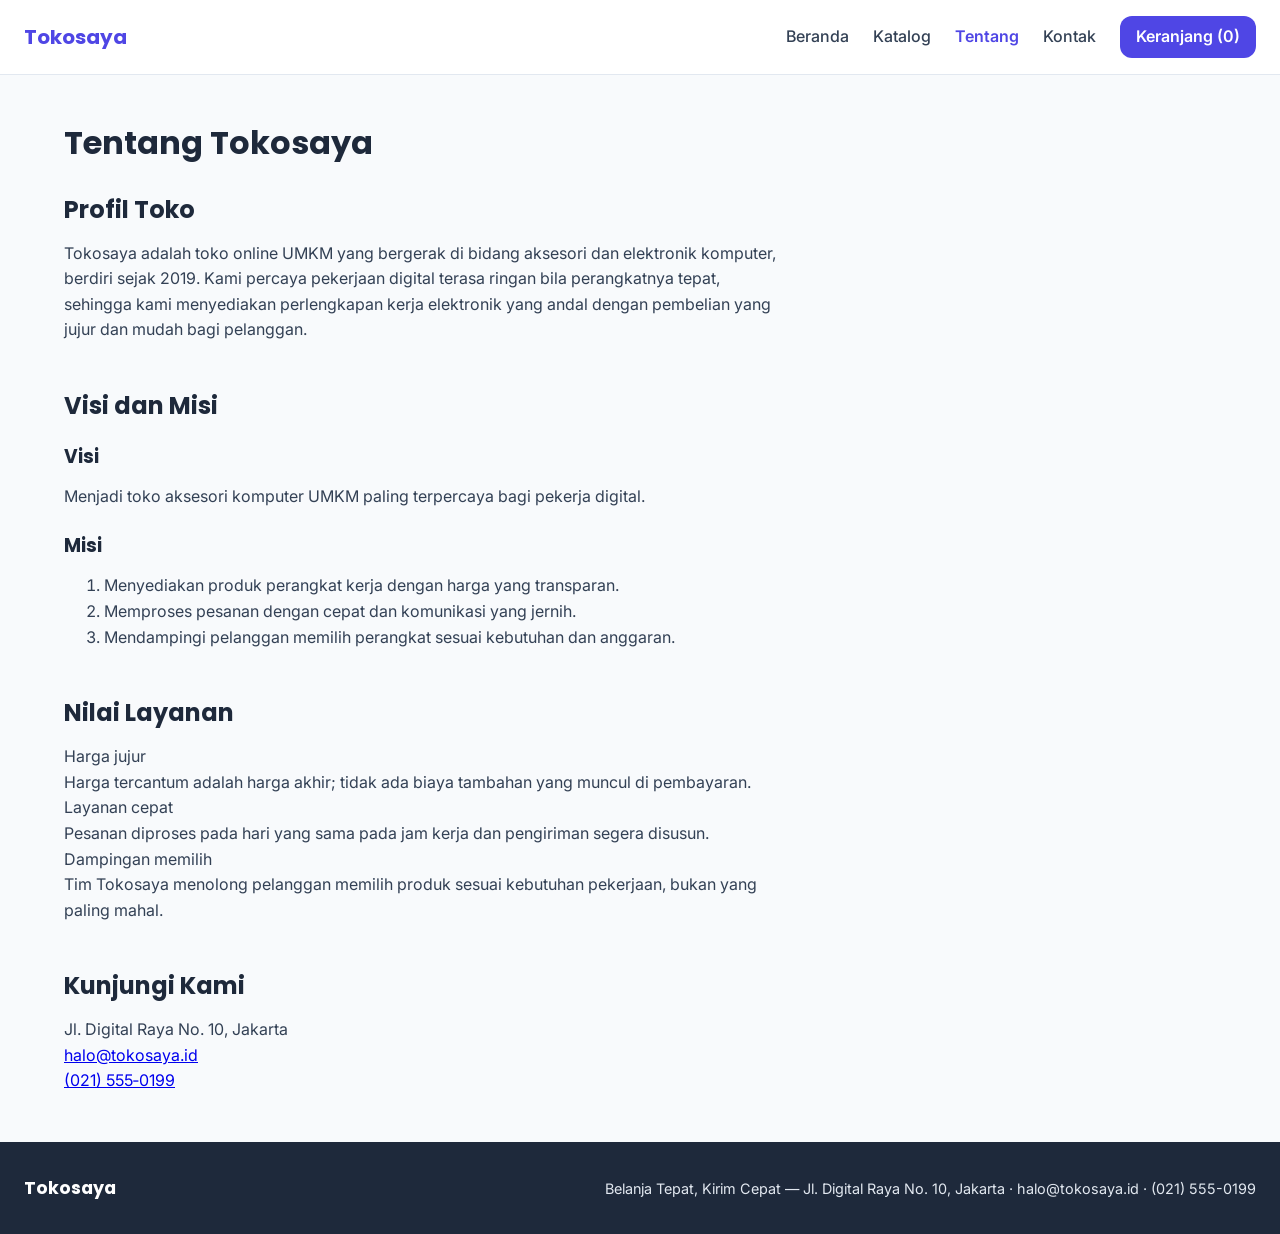
<file: tentang.html>
<!DOCTYPE html>
<!-- Tentang Tokosaya — isi mengikuti Bab 2 (profil, visi-misi, nilai, kunjungi),
     kerangkanya memakai site-header/site-nav Bab 6. -->
<html lang="id">
<head>
  <meta charset="UTF-8">
  <meta name="viewport" content="width=device-width, initial-scale=1.0">
  <meta name="description" content="Tentang Tokosaya: toko online UMKM aksesori dan elektronik komputer berdiri sejak 2019 dengan nilai harga jujur dan layanan cepat.">
  <title>Tokosaya | Tentang Kami</title>
  <link rel="icon" href="img/logo-tokosaya.svg" type="image/svg+xml">
  <link rel="preconnect" href="https://fonts.googleapis.com">
  <link rel="preconnect" href="https://fonts.gstatic.com" crossorigin>
  <link href="https://fonts.googleapis.com/css2?family=Poppins:wght@400;500;600;700&family=Inter:wght@400;500;600&display=swap" rel="stylesheet">
  <link rel="stylesheet" href="css/style.css">
</head>
<body>

  <header class="site-header">
    <nav class="site-nav" aria-label="Navigasi utama">
      <a class="site-nav-brand" href="index.html">Tokosaya</a>
      <!-- Buka-tutup menu tanpa JavaScript: kotak centang tersembunyi yang
           dipasangkan ke label .site-nav-burger lewat pasangan for-id -->
      <input class="site-nav-toggle" type="checkbox" id="nav-toggle" aria-label="Menu navigasi">
      <label class="site-nav-burger" for="nav-toggle"></label>
      <ul class="site-nav-menu">
          <li><a href="index.html" class="site-nav-link">Beranda</a></li>
          <li><a href="katalog.html" class="site-nav-link">Katalog</a></li>
          <li><a href="tentang.html" class="site-nav-link site-nav-link-aktif" aria-current="page">Tentang</a></li>
          <li><a href="kontak.html" class="site-nav-link">Kontak</a></li>
      </ul>
      <!-- Halaman keranjang dibangun di Bab 11 (varian Bootstrap); prototipe
           Bab 1-8 menunjuk beranda supaya tidak ada tautan tanpa tujuan -->
      <a class="site-nav-keranjang" href="index.html">Keranjang (0)</a>
    </nav>
  </header>

  <main>

    <div class="seksi">
      <h1 class="seksi-tajuk">Tentang Tokosaya</h1>

      <section class="blok" id="profil" aria-labelledby="judul-profil">
        <h2 id="judul-profil">Profil Toko</h2>
        <p>Tokosaya adalah toko online UMKM yang bergerak di bidang aksesori dan
           elektronik komputer, berdiri sejak 2019. Kami percaya pekerjaan digital
           terasa ringan bila perangkatnya tepat, sehingga kami menyediakan
           perlengkapan kerja elektronik yang andal dengan pembelian yang jujur
           dan mudah bagi pelanggan.</p>
      </section>

      <section class="blok" id="visi-misi" aria-labelledby="judul-visi-misi">
        <h2 id="judul-visi-misi">Visi dan Misi</h2>
        <h3>Visi</h3>
        <p>Menjadi toko aksesori komputer UMKM paling terpercaya bagi pekerja digital.</p>
        <h3>Misi</h3>
        <ol>
          <li>Menyediakan produk perangkat kerja dengan harga yang transparan.</li>
          <li>Memproses pesanan dengan cepat dan komunikasi yang jernih.</li>
          <li>Mendampingi pelanggan memilih perangkat sesuai kebutuhan dan anggaran.</li>
        </ol>
      </section>

      <section class="blok" id="nilai" aria-labelledby="judul-nilai">
        <h2 id="judul-nilai">Nilai Layanan</h2>
        <dl>
          <dt>Harga jujur</dt>
          <dd>Harga tercantum adalah harga akhir; tidak ada biaya tambahan yang
              muncul di pembayaran.</dd>
          <dt>Layanan cepat</dt>
          <dd>Pesanan diproses pada hari yang sama pada jam kerja dan pengiriman
              segera disusun.</dd>
          <dt>Dampingan memilih</dt>
          <dd>Tim Tokosaya menolong pelanggan memilih produk sesuai kebutuhan pekerjaan,
              bukan yang paling mahal.</dd>
        </dl>
      </section>

      <section class="blok" id="kunjungi" aria-labelledby="judul-kunjungi">
        <h2 id="judul-kunjungi">Kunjungi Kami</h2>
        <address>
          Jl. Digital Raya No. 10, Jakarta<br>
          <a href="mailto:halo@tokosaya.id">halo@tokosaya.id</a><br>
          <a href="tel:+62215550199">(021)&nbsp;555&#8209;0199</a>
        </address>
      </section>

    </div>

  </main>

  <footer class="site-footer">
    <p class="footer-brand">Tokosaya</p>
    <p class="footer-teks">Belanja Tepat, Kirim Cepat — Jl. Digital Raya No. 10, Jakarta &middot; halo@tokosaya.id &middot; (021) 555-0199</p>
  </footer>

</body>
</html>
</file>
<file: css/style.css>
/* ============================================================================
   Tokosaya — css/style.css
   Proyek Bab 1-8: HTML + CSS murni. Tanpa JavaScript, tanpa framework.

   Urutan berkas mengikuti kebiasaan proyek (Bab 3-5):
     token (:root) -> gaya dasar (base) -> komponen -> halaman spesifik
   lalu satu lapisan responsif mobile-first di bagian akhir.

   Setiap blok diberi penanda bab asalnya supaya setiap keputusan di berkas ini
   bisa ditelusuri balik ke bahan ajar. Blok yang tidak berasal dari bab mana
   pun ditandai "tanpa rujukan bab" — tidak ada CSS yang lahir tanpa jejak.

   admin.html memuat style.css ini LEBIH DULU, baru css/admin.css yang menimpa
   denah grid. Urutan link itu memang diuji di Bab 7.
   ============================================================================ */


/* ============================================================================
   BAB 4 — DESIGN TOKEN TOKOSAYA
   Blok baku dari Bab 4 (4.5). Dipakai persis supaya seluruh halaman merujuk
   satu pusat: ubah satu baris di sini, seluruh antarmuka ikut berubah.
   ============================================================================ */
:root {
  --clr-primary: #4F46E5;      /* indigo — tombol & link utama */
  --clr-primary-dark: #4338CA;
  --clr-accent: #F59E0B;       /* amber — badge & sorotan */
  --clr-dark: #1E293B;         /* heading & teks tegas */
  --clr-body: #334155;         /* teks paragraf */
  --clr-bg: #F8FAFC;           /* latar halaman */
  --clr-surface: #FFFFFF;      /* kartu & panel */
  --clr-border: #E2E8F0;
  --clr-success: #16A34A;
  --clr-danger: #DC2626;
  --font-heading: 'Poppins', sans-serif;
  --font-body: 'Inter', sans-serif;
  --radius: 12px;
  --shadow-card: 0 8px 24px rgba(15, 23, 42, 0.08);
  --space-unit: 8px;           /* basis skala jarak 8/16/24/32/48/64 */
}


/* ============================================================================
   BAB 3-5 — RESET RINGAN DAN GAYA DASAR
   `box-sizing: border-box` global (Bab 5) + dasar tipografi (Bab 3-4).
   ============================================================================ */
* {
  box-sizing: border-box;
  margin: 0;
}

body {
  font-family: var(--font-body);
  color: var(--clr-body);
  background-color: var(--clr-bg);
  line-height: 1.6;
}

h1, h2, h3 {
  font-family: var(--font-heading);
  color: var(--clr-dark);
  line-height: 1.25;           /* Bab 4: 1.1-1.25 buat judul */
}

img {
  display: block;
  max-width: 100%;
}

/* Tambahan dasar (tanpa rujukan bab): `address` bawaannya miring, padahal
   data kontak Tokosaya sebaiknya tegak seperti teks biasa. */
address {
  font-style: normal;
}

/* Bab 6 — indikator fokus yang terlihat, satu aturan buat seluruh situs */
a:focus-visible {
  outline: 3px solid var(--clr-primary);
  outline-offset: 2px;
}


/* ============================================================================
   BAB 6 — SITE-HEADER DAN SITE-NAV
   Satu flex container: merek di kiri, sisanya terdorong ke kanan.

   Di layar < 768 px nav bermuara pada hamburger CSS-only: sebuah kotak
   centang tersembunyi (.site-nav-toggle) dipasangkan dengan label
   (.site-nav-burger) lewat pasangan for-id, lalu panel menu dikendalikan
   pemilih saudara `:checked ~`. Tanpa JavaScript sama sekali.

   Panel menu diposisikan `absolute` di bawah header, jadi ia KELUAR dari
   alur flex. Itu bukan detail kosmetik: kalau panel dibiarkan ikut alur
   dengan `flex-basis: 100%`, ia mendorong tombol keranjang — yang ada
   sesudahnya di DOM — ke baris ketiga, dan header melonjak dari 73 px ke
   325 px setiap kali menu dibuka. Sebagai panel melayang, tinggi header
   tetap 73 px baik tertutup maupun terbuka: nol pergeseran tata letak.

   Kenapa 768 px, bukan 576 px? Satu baris nav butuh ~644 px (merek 101 +
   menu 310 + keranjang 137 + dua celah 48 + padding 48). Di bawah itu nav
   akan melipat dan menyisakan tombol keranjang menggantung sendirian.

   Urutan DOM sengaja merek -> toggle -> burger -> menu -> keranjang supaya
   urutan fokus keyboard sama dengan urutan visual, dan supaya di layar lebar
   nav tampil persis seperti rancangan Bab 6: menu dulu, keranjang menyusul
   di ujung kanan. Tidak ada properti `order` di mana pun.
   ============================================================================ */
.site-header {
  position: sticky;
  top: 0;
  z-index: 10;
  background-color: var(--clr-surface);
  border-bottom: 1px solid var(--clr-border);
}

.site-nav {
  display: flex;
  flex-wrap: wrap;
  align-items: center;
  gap: calc(var(--space-unit));
  padding: calc(var(--space-unit) * 2);
}

.site-nav-brand {
  display: inline-flex;
  align-items: center;
  min-height: 40px;
  margin-right: auto;          /* merek selalu di kiri, sisa isi ke kanan */
  font-family: var(--font-heading);
  font-size: 1.25rem;
  font-weight: 700;
  color: var(--clr-primary);
  text-decoration: none;
}

/* --- Kotak centang tersembunyi: mesin buka-tutup menu ---
   Disembunyikan secara visual tetapi TETAP bisa difokus keyboard, jadi
   pengguna keyboard bisa membuka menu dengan tombol spasi. Sebagai kotak
   centang, statusnya juga diumumkan sendiri oleh pembaca layar — itulah
   sebabnya tidak ada `aria-expanded` di sini: CSS murni tidak bisa
   menyinkronkan nilainya, sementara status kotak centang selalu benar. */
.site-nav-toggle {
  position: absolute;
  width: 1px;
  height: 1px;
  overflow: hidden;
  clip-path: inset(50%);
  white-space: nowrap;
}

.site-nav-burger {
  display: inline-flex;
  align-items: center;
  justify-content: center;
  width: 40px;
  height: 40px;
  border: 1px solid var(--clr-border);
  border-radius: var(--radius);
  color: var(--clr-dark);
  cursor: pointer;
}

/* Ikon tiga garis: elemennya sendiri jadi garis tengah, dua garis lain
   digambar lewat box-shadow supaya tidak perlu berkas ikon atau font ikon. */
.site-nav-burger::before {
  content: "";
  display: block;
  width: 20px;
  height: 2px;
  border-radius: 1px;
  background-color: currentColor;
  box-shadow: 0 -6px 0 currentColor, 0 6px 0 currentColor;
}

.site-nav-burger:hover,
.site-nav-toggle:checked ~ .site-nav-burger {
  border-color: var(--clr-primary);
  color: var(--clr-primary);
}

/* Cincin fokus digambar di label, sebab kotak centangnya tak kasat mata */
.site-nav-toggle:focus-visible ~ .site-nav-burger {
  outline: 3px solid var(--clr-primary);
  outline-offset: 2px;
}

/* --- Panel menu: tertutup di mobile, terbuka saat kotak centang dicentang ---
   `display: none` saat tertutup bukan cuma soal tampilan: ia sekaligus
   mengeluarkan keempat tautan menu dari urutan fokus keyboard, jadi pengguna
   keyboard tidak tersesat ke tautan yang tak terlihat. */
.site-nav-menu {
  position: absolute;
  top: 100%;
  left: 0;
  right: 0;
  z-index: 20;
  display: none;
  flex-direction: column;
  gap: 0;
  list-style: none;
  padding: 0;
  margin: 0;
  background-color: var(--clr-surface);
  border-top: 1px solid var(--clr-border);
  border-bottom: 1px solid var(--clr-border);
  box-shadow: var(--shadow-card);
}

.site-nav-toggle:checked ~ .site-nav-menu {
  display: flex;
}

.site-nav-menu li + li {
  border-top: 1px solid var(--clr-border);
}

.site-nav-link {
  display: flex;
  align-items: center;
  width: 100%;
  min-height: 48px;            /* baris menu penuh, nyaman disentuh di HP */
  color: var(--clr-body);
  text-decoration: none;
  font-weight: 500;
}

.site-nav-link:hover {
  color: var(--clr-primary);
}

.site-nav-link-aktif {
  color: var(--clr-primary);
  font-weight: 600;
}

/* Dirapatkan di mobile supaya satu baris tetap muat sampai 320 px */
.site-nav-keranjang {
  display: inline-flex;
  align-items: center;
  min-height: 40px;
  padding: calc(var(--space-unit));
  font-size: 0.9rem;
  background-color: var(--clr-primary);
  color: #FFFFFF;
  border-radius: var(--radius);
  text-decoration: none;
  font-weight: 600;
}

.site-nav-keranjang:hover {
  background-color: var(--clr-primary-dark);
}


/* ============================================================================
   BAB 6 — HERO
   Flex column, konten di tengah, latar gradien permukaan -> latar halaman.
   ============================================================================ */
.hero {
  display: flex;
  flex-direction: column;
  align-items: center;
  gap: calc(var(--space-unit) * 2);
  padding: calc(var(--space-unit) * 5) calc(var(--space-unit) * 2);
  text-align: center;
  background: linear-gradient(180deg, #FFFFFF 0%, var(--clr-bg) 100%);
}

.hero-title {
  font-size: clamp(1.5rem, 4vw, 2.5rem);
  color: var(--clr-dark);
}

.hero-subtitle {
  max-width: 640px;
}

.hero-cta {
  background-color: var(--clr-primary);
  color: #FFFFFF;
  /* Nilai literal Bab 6. Catatan audit Bab 5: 12 px bukan kelipatan 8 px;
     dipertahankan apa adanya supaya sebanding dengan kode buku. */
  padding: 12px 24px;
  border-radius: var(--radius);
  text-decoration: none;
  font-weight: 600;
}

.hero-cta:hover {
  background-color: var(--clr-primary-dark);
}

/* Tambahan proyek (tanpa rujukan bab): ilustrasi hero dari img/. `.hero`
   sudah flex column + align-items center, jadi gambar cukup dibatasi lebarnya.
   Aset hero-tokosaya.svg dari Bab 2 digambar ulang tanpa teks — versi buku
   memuat tulisan yang persis mengulang h1 dan hero-subtitle. */
.hero-gambar {
  width: 100%;
  max-width: 720px;
  height: auto;
  border-radius: var(--radius);
}


/* ============================================================================
   BAB 6 — KARTU PRODUK
   Struktur & gaya Bab 6 (index.html versi final), dengan dua penyesuaian dari
   bab yang lebih akhir:
     - nama kelas field mengikuti Bab 7: produk-card-nama / -kategori / -harga
       / -deskripsi;
     - gambar memakai width:100%; height:auto dari Bab 7, bukan
       `height: 140px; object-fit: cover` Bab 6 yang memotong gambar produk.
   ============================================================================ */
.produk-row {
  display: flex;
  flex-wrap: wrap;
  gap: calc(var(--space-unit) * 2);
}

.produk-card {
  flex: 1 1 100%;              /* mobile: satu kartu penuh lebar */
  display: flex;
  flex-direction: column;
  gap: calc(var(--space-unit));
  padding: calc(var(--space-unit) * 2);
  background-color: var(--clr-surface);
  border: 1px solid var(--clr-border);
  border-radius: var(--radius);
  box-shadow: var(--shadow-card);
}

.produk-gambar {
  width: 100%;
  height: auto;
  display: block;
  border-radius: 8px;
  background-color: var(--clr-bg);
}

.produk-flag {
  align-self: flex-start;
  font-size: 0.75rem;
  font-weight: 600;
  text-transform: uppercase;
  padding: 4px 10px;
  border-radius: 999px;
  color: #FFFFFF;
}

/* Bab 5 memasangkan amber dengan teks gelap (--clr-dark), Bab 6 dengan teks
   putih. Pasangan Bab 5 yang dipakai: putih di atas amber cuma 2,2:1 kontrasnya,
   jauh di bawah ambang WCAG AA. */
.produk-flag-best {
  background-color: var(--clr-accent);
  color: var(--clr-dark);
}

.produk-flag-tersedia { background-color: var(--clr-success); }
.produk-flag-stok     { background-color: var(--clr-danger); }
.produk-flag-baru     { background-color: var(--clr-primary); }

.produk-card-nama {
  font-size: 1rem;
}

.produk-card-kategori {
  font-size: 0.85rem;
  color: var(--clr-primary);
}

.produk-card-harga {
  font-weight: 700;
  color: var(--clr-dark);
  margin-top: auto;            /* Bab 6: harga menempel ke dasar kartu */
}

.produk-card-deskripsi {
  font-size: 0.9rem;
}

/* Tambahan proyek (tanpa rujukan bab): hanya kartu KX-210 yang punya halaman
   detail, jadi hanya kartu itu yang mendapat tautan "Lihat Detail". */
.produk-card-tautan {
  align-self: flex-start;
  font-size: 0.9rem;
  font-weight: 600;
  color: var(--clr-primary);
  text-decoration: none;
}

.produk-card-tautan:hover {
  text-decoration: underline;
}


/* ============================================================================
   BAB 6 — SEKSI PRODUK DI BERANDA
   Bab 6 menulis `.produk-unggulan { padding: 48px 24px }`. Di sini ditambah
   `max-width: 1200px` + `margin-inline: auto` mengikuti pola `.dasbor-main`
   Bab 7, supaya baris kartu tidak melebar tanpa batas di layar besar.
   ============================================================================ */
.produk-unggulan {
  padding: calc(var(--space-unit) * 4) calc(var(--space-unit) * 2);
  max-width: 1200px;
  margin-inline: auto;
}

.produk-unggulan h2 {
  text-align: center;
  margin-bottom: calc(var(--space-unit) * 4);
}


/* ============================================================================
   BAB 6 — FOOTER
   Satu baris flex yang menekuk di layar sempit. Latar gelap (--clr-dark).
   ============================================================================ */
.site-footer {
  display: flex;
  flex-wrap: wrap;
  justify-content: space-between;
  align-items: center;
  gap: calc(var(--space-unit) * 2);
  padding: calc(var(--space-unit) * 3) calc(var(--space-unit) * 2);
  background-color: var(--clr-dark);
}

.footer-brand {
  font-family: var(--font-heading);
  font-weight: 700;
  font-size: 1.1rem;
  color: #FFFFFF;
}

.footer-teks {
  color: #E2E8F0;
  font-size: 0.9rem;
}


/* ============================================================================
   BAB 7 — KATALOG BERBASIS GRID
   `.katalog-grid` disalin dari Bab 7 apa adanya: satu kolom di HP, lalu 2/3/4
   kolom pada 576/992/1200 px — 8 produk baku jadi 4 kolom x 2 baris di 1200 px.
   Bab 7 menyebut `.katalog`, `.katalog-judul`, dan `.katalog-intro` tetapi
   tidak memberi gayanya; tiga aturan pertama di bawah melengkapinya dengan
   skala jarak 8 px Bab 4.
   ============================================================================ */
.katalog {
  padding: calc(var(--space-unit) * 4) calc(var(--space-unit) * 2);
  max-width: 1200px;
  margin-inline: auto;
}

.katalog-judul {
  text-align: center;
  margin-bottom: calc(var(--space-unit));
}

.katalog-intro {
  text-align: center;
  margin-bottom: calc(var(--space-unit) * 4);
}

.katalog-grid {
  display: grid;
  grid-template-columns: 1fr;
  gap: calc(var(--space-unit) * 3);
}

@media (min-width: 576px) {
  .katalog-grid { grid-template-columns: repeat(2, 1fr); }
}

@media (min-width: 992px) {
  .katalog-grid { grid-template-columns: repeat(3, 1fr); }
}

@media (min-width: 1200px) {
  .katalog-grid { grid-template-columns: repeat(4, 1fr); }
}


/* ============================================================================
   BAB 2 + TAMBAHAN PROYEK — KERANGKA HALAMAN DALAM
   tentang.html, kontak.html, dan produk.html memakai satu wadah `.seksi` dan
   blok konten `.blok`. Ritme antar-elemen memakai skala 8 px Bab 4.
   ============================================================================ */
.seksi {
  padding: calc(var(--space-unit) * 4) calc(var(--space-unit) * 2);
  max-width: 1200px;
  margin-inline: auto;
}

.seksi-tajuk {
  margin-bottom: calc(var(--space-unit) * 4);
}

.blok + .blok {
  margin-top: calc(var(--space-unit) * 6);
}

.blok > * + * {
  margin-top: calc(var(--space-unit) * 2);
}

.blok > h3 {
  margin-top: calc(var(--space-unit) * 3);
}

.blok > p,
.blok > ul,
.blok > ol,
.blok > dl {
  max-width: 72ch;             /* batas panjang baris biar nyaman dibaca */
}


/* ============================================================================
   BAB 2 + TAMBAHAN PROYEK — FORM DAN TOMBOL
   Form kontak mengikuti Bab 2 (tiga kolom, label for-id), disempurnakan dengan
   `autocomplete` yang dituntut checklist QA Bab 15.1. Gaya kontrol form memakai
   token warna dan radius Bab 4.
   ============================================================================ */
.form-kontak {
  max-width: 520px;
}

.kolom-form {
  margin-bottom: calc(var(--space-unit) * 3);
}

.label-form {
  display: block;
  margin-bottom: calc(var(--space-unit));
  font-weight: 600;
  color: var(--clr-dark);
}

.input-form {
  width: 100%;
  padding: calc(var(--space-unit) * 2);
  font-family: inherit;
  font-size: 1rem;
  color: var(--clr-body);
  background-color: var(--clr-surface);
  border: 1px solid var(--clr-border);
  border-radius: var(--radius);
}

.input-form:focus-visible {
  outline: 3px solid var(--clr-primary);
  outline-offset: 2px;
  border-color: var(--clr-primary);
}

textarea.input-form {
  resize: vertical;
  min-height: calc(var(--space-unit) * 16);
}

.tombol {
  display: inline-flex;
  align-items: center;
  justify-content: center;
  min-height: 40px;
  padding: 12px 24px;          /* sejajar dengan .hero-cta Bab 6 */
  font-family: var(--font-heading);
  font-size: 1rem;
  font-weight: 600;
  border: 1px solid transparent;
  border-radius: var(--radius);
  cursor: pointer;
}

.tombol-primer {
  background-color: var(--clr-primary);
  color: #FFFFFF;
}

.tombol-primer:hover {
  background-color: var(--clr-primary-dark);
}

.tombol:focus-visible {
  outline: 3px solid var(--clr-primary);
  outline-offset: 2px;
}


/* ============================================================================
   TANPA RUJUKAN BAB — HALAMAN DETAIL PRODUK
   produk.html tidak pernah dispesifikasikan di Bab 1-7: Bab 4 hanya
   menjanjikannya, Bab 7 menyebutnya sebagai output UTS, Bab 15.1 menyebutnya
   "detail satu produk". Karena itu gaya di bawah disusun dari bahasa visual
   yang sudah ada — kartu Bab 6, tabel semantik Bab 2, skala 8 px Bab 4 —
   bukan dari sebuah bab tertentu.
   ============================================================================ */
.breadcrumb {
  padding: calc(var(--space-unit) * 2) calc(var(--space-unit) * 2) 0;
  max-width: 1200px;
  margin-inline: auto;
  font-size: 0.85rem;
}

.breadcrumb ol {
  display: flex;
  flex-wrap: wrap;
  gap: calc(var(--space-unit));
  list-style: none;
  padding: 0;
  margin: 0;
}

.breadcrumb li + li::before {
  content: "/";
  margin-right: calc(var(--space-unit));
  color: var(--clr-border);
}

.breadcrumb a {
  color: var(--clr-body);
  text-decoration: none;
}

.breadcrumb a:hover {
  color: var(--clr-primary);
  text-decoration: underline;
}

.breadcrumb [aria-current="page"] {
  color: var(--clr-primary);
  font-weight: 600;
}

.produk-detail {
  display: grid;
  grid-template-columns: 1fr;
  gap: calc(var(--space-unit) * 4);
}

.produk-detail-media {
  position: relative;
}

.produk-detail-media img {
  width: 100%;
  height: auto;
  background-color: var(--clr-surface);
  border: 1px solid var(--clr-border);
  border-radius: var(--radius);
}

.produk-detail-media .produk-flag {
  position: absolute;
  top: calc(var(--space-unit) * 2);
  right: calc(var(--space-unit) * 2);
}

.produk-detail-info > * + * {
  margin-top: calc(var(--space-unit) * 2);
}

.produk-detail-nama {
  font-size: clamp(1.5rem, 3vw, 2rem);
}

.produk-detail-kategori {
  font-size: 0.85rem;
  font-weight: 600;
  letter-spacing: 0.04em;
  text-transform: uppercase;
  color: var(--clr-primary);
}

.produk-detail-harga {
  font-family: var(--font-heading);
  font-size: 1.75rem;
  font-weight: 700;
  color: var(--clr-dark);
}

.produk-beli {
  display: flex;
  flex-wrap: wrap;
  align-items: flex-end;
  gap: calc(var(--space-unit) * 2);
  padding-top: calc(var(--space-unit) * 2);
}

.produk-beli .kolom-form {
  margin-bottom: 0;
}

.input-jumlah {
  width: calc(var(--space-unit) * 12);
}

.spesifikasi {
  width: 100%;
  border-collapse: collapse;
}

.spesifikasi caption {
  caption-side: bottom;
  padding: calc(var(--space-unit) * 2) 0;
  font-size: 0.85rem;
  text-align: left;
}

.spesifikasi th,
.spesifikasi td {
  padding: calc(var(--space-unit) * 2);
  text-align: left;
  font-size: 0.9rem;
  border-bottom: 1px solid var(--clr-border);
}

.spesifikasi th[scope="row"] {
  width: 40%;
  font-family: var(--font-heading);
  color: var(--clr-dark);
}

.spesifikasi tbody tr:last-child th,
.spesifikasi tbody tr:last-child td {
  border-bottom: none;
}


/* ============================================================================
   BAB 7 — LAPISAN RESPONSIF (mobile-first, menaik)
   Nilai dasar di atas sudah ramping buat HP; blok ini menaikkan jarak dan
   kepadatan saat layar melebar. Urutan media query menaik persis pola Bab 7:
   tulis gaya dasar dulu, lalu tambahkan hanya yang harus berubah.
   ============================================================================ */

/* sm 576 px — katalog dua kolom; jarak dan padding kembali ke nilai penuh Bab 6 */
@media (min-width: 576px) {
  .site-nav {
    padding: calc(var(--space-unit) * 2) calc(var(--space-unit) * 3);
  }

  .hero {
    padding: calc(var(--space-unit) * 8) calc(var(--space-unit) * 3);
  }

  .produk-row {
    gap: calc(var(--space-unit) * 3);
  }

  .produk-card {
    flex: 0 1 250px;           /* nilai Bab 6 dari 576 px ke atas */
  }

  .produk-unggulan,
  .katalog,
  .seksi {
    padding: calc(var(--space-unit) * 6) calc(var(--space-unit) * 3);
  }

  .breadcrumb {
    padding: calc(var(--space-unit) * 2) calc(var(--space-unit) * 3) 0;
  }

  .site-footer {
    padding: calc(var(--space-unit) * 4) calc(var(--space-unit) * 3);
  }
}

/* md 768 px — nav kembali mendatar, detail produk jadi dua kolom.
   768 px (bukan 576 px) karena satu baris nav butuh ~644 px; di bawah itu
   tombol keranjang akan terlempar sendirian ke baris kedua. */
@media (min-width: 768px) {
  .site-nav {
    column-gap: calc(var(--space-unit) * 3);
    row-gap: calc(var(--space-unit) * 2);
  }

  /* Tombol buka-tutup dan kotak centangnya hilang; menu selalu tampil mendatar */
  .site-nav-toggle,
  .site-nav-burger {
    display: none;
  }

  .site-nav-menu {
    position: static;
    display: flex;
    flex-direction: row;
    gap: calc(var(--space-unit) * 3);
    background-color: transparent;
    border-top: none;
    border-bottom: none;
    box-shadow: none;
  }

  .site-nav-menu li + li {
    border-top: none;
  }

  .site-nav-link {
    width: auto;
    min-height: 40px;
  }

  .site-nav-keranjang {
    padding: calc(var(--space-unit)) calc(var(--space-unit) * 2);
    font-size: 1rem;
  }

  .produk-detail {
    grid-template-columns: minmax(0, 1fr) minmax(0, 1fr);
    gap: calc(var(--space-unit) * 6);
  }
}
</file>
<file: css/admin.css>
/* ============================================================================
   Tokosaya — css/admin.css
   Disalin dari Bab 7 apa adanya (mobile-first).

   Asumsi: css/style.css sudah memuat token :root (Bab 4) dan reset dasar
   (Bab 3-5). Berkas ini cuma aturan panel admin.

   Urutan link di admin.html penting: style.css dulu, admin.css menyusul.
   Kalau dibalik, token --clr-* belum ada saat aturan di bawah dievaluasi.
   ============================================================================ */

/* Pengaman kecil biar panel tetap rapi walau style.css diubah */
html, body {
  margin: 0;
  padding: 0;
}

/* Mobile-first: seluruh area bertumpuk satu kolom */
.dasbor {
  min-height: 100vh;
  display: grid;
  grid-template-columns: 1fr;
  grid-template-areas:
    "header"
    "nav"
    "main"
    "footer";
  background: var(--clr-bg);
  color: var(--clr-body);
  font-family: var(--font-body);
}

/* Tambahan proyek (tanpa rujukan bab) — perbaikan cacat terukur pada CSS Bab 7.

   Sebagai item grid, keempat area di atas punya `min-width: auto`, sehingga
   kolom `1fr` nggak bisa menyusut di bawah lebar min-content isinya. Akibatnya
   `.tabel-scroll table { min-width: 640px }` (640 + padding 48 = 690 px) dan
   baris chip `.dasbor-nav` (642 px) memaksa <body> menggulir mendatar di
   375/576/768 px — padahal Hasil yang Diharapkan Bab 7 menuntut "nggak ada
   pengguliran horizontal pada <body>" justru di lebar-lebar itu.

   Diukur di Chromium: pada clientWidth 375 px, scrollWidth 690 px. Setelah
   `min-width: 0` hanya di .dasbor-main, angkanya turun ke 605 px dan chip nav
   jadi penghambat berikutnya; keempat area perlu `min-width: 0` supaya track
   `1fr` benar-benar mengikuti lebar viewport. */
.dasbor > * {
  min-width: 0;
}

/* --- Header --- */
.dasbor-header {
  grid-area: header;
  background: var(--clr-surface);
  border-bottom: 1px solid var(--clr-border);
  padding: calc(var(--space-unit) * 2) calc(var(--space-unit) * 3);
}

.dasbor-brand {
  margin: 0 0 calc(var(--space-unit));
  font-family: var(--font-heading);
  font-size: 1rem;
  font-weight: 700;
  letter-spacing: 0.08em;
  text-transform: uppercase;
  color: var(--clr-primary);
}

.dasbor-judul {
  margin: 0;
  font-family: var(--font-heading);
  color: var(--clr-dark);
  line-height: 1.2;
  font-size: clamp(1.5rem, 1.1rem + 1.8vw, 2.25rem);
}

.dasbor-waktu {
  margin: calc(var(--space-unit)) 0 0;
  font-size: 0.875rem;
}

/* --- Navigasi: chip horizontal di HP, kolom di tablet ke atas --- */
.dasbor-nav {
  grid-area: nav;
  background: var(--clr-surface);
  border-bottom: 1px solid var(--clr-border);
  padding: calc(var(--space-unit) * 2) calc(var(--space-unit) * 3);
}

.dasbor-nav ul {
  margin: 0;
  padding: 0;
  list-style: none;
  display: flex;
  gap: calc(var(--space-unit) * 2);
  overflow-x: auto;
}

.dasbor-tautan {
  display: block;
  padding: calc(var(--space-unit)) calc(var(--space-unit) * 2);
  border: 1px solid var(--clr-border);
  border-radius: 999px;
  color: var(--clr-body);
  text-decoration: none;
  font-weight: 500;
  white-space: nowrap;
}

.dasbor-tautan:hover {
  border-color: var(--clr-primary);
  color: var(--clr-primary);
}

.dasbor-tautan:focus-visible {
  outline: 2px solid var(--clr-primary);
  outline-offset: 2px;
}

.dasbor-tautan.aktif {
  background: var(--clr-primary);
  border-color: var(--clr-primary);
  color: #FFFFFF;
}

/* --- Main --- */
.dasbor-main {
  grid-area: main;
  width: 100%;
  max-width: 1200px;
  margin-inline: auto;
  padding: calc(var(--space-unit) * 3);
}

.ringkasan {
  margin-bottom: calc(var(--space-unit) * 4);
}

.judul-seksi {
  font-family: var(--font-heading);
  color: var(--clr-dark);
  font-size: 1.25rem;
  margin: 0 0 calc(var(--space-unit) * 2);
}

/* --- Kartu statistik (grid, dasar 1 kolom) --- */
.stat-kartu {
  margin: 0;
  padding: 0;
  list-style: none;
  display: grid;
  grid-template-columns: 1fr;
  gap: calc(var(--space-unit) * 2);
}

.stat-kartu-item {
  background: var(--clr-surface);
  border: 1px solid var(--clr-border);
  border-radius: var(--radius);
  box-shadow: var(--shadow-card);
  padding: calc(var(--space-unit) * 3);
}

.stat-kartu-label {
  margin: 0 0 calc(var(--space-unit));
  font-size: 0.75rem;
  letter-spacing: 0.08em;
  text-transform: uppercase;
}

.stat-kartu-nilai {
  margin: 0;
  font-family: var(--font-heading);
  font-size: clamp(1.75rem, 1.3rem + 2vw, 2.5rem);
  font-weight: 700;
  color: var(--clr-dark);
}

.stat-kartu-keterangan {
  margin: calc(var(--space-unit)) 0 0;
  font-size: 0.875rem;
}

/* --- Tabel pesanan dalam wadah penggulir ---
   Tabel menggulir DI DALAM .tabel-scroll, bukan di <body> — inti latihan
   Bab 7 soal overflow. min-width 640px yang memaksanya menggulir. */
.tabel-scroll {
  overflow-x: auto;
  background: var(--clr-surface);
  border: 1px solid var(--clr-border);
  border-radius: var(--radius);
  box-shadow: var(--shadow-card);
}

.tabel-scroll table {
  width: 100%;
  min-width: 640px;
  border-collapse: collapse;
}

.tabel-scroll caption {
  caption-side: bottom;
  padding: calc(var(--space-unit) * 2);
  font-size: 0.85rem;
}

.tabel-scroll th,
.tabel-scroll td {
  padding: calc(var(--space-unit) * 2);
  text-align: left;
  border-bottom: 1px solid var(--clr-border);
  font-size: 0.9rem;
}

.tabel-scroll thead th {
  background: var(--clr-bg);
  font-family: var(--font-heading);
  color: var(--clr-dark);
  font-size: 0.8rem;
  letter-spacing: 0.04em;
  text-transform: uppercase;
}

.tabel-scroll tbody tr:last-child th,
.tabel-scroll tbody tr:last-child td {
  border-bottom: none;
}

.status-lunas    { color: var(--clr-success); font-weight: 600; }
.status-diproses { color: var(--clr-accent);  font-weight: 600; }
.status-dikirim  { color: var(--clr-primary); font-weight: 600; }

/* --- Footer --- */
.dasbor-footer {
  grid-area: footer;
  background: var(--clr-surface);
  border-top: 1px solid var(--clr-border);
  text-align: center;
  padding: calc(var(--space-unit) * 3);
  font-size: 0.85rem;
}

/* ====== Breakpoint menaik (mobile-first) ====== */

/* sm: kartu dua kolom */
@media (min-width: 576px) {
  .stat-kartu { grid-template-columns: repeat(2, 1fr); }
}

/* md: sidebar bergeser ke kolom kiri (denah digambar ulang) */
@media (min-width: 768px) {
  .dasbor {
    grid-template-columns: 220px 1fr;
    grid-template-areas:
      "header header"
      "nav main"
      "footer footer";
  }

  .dasbor-nav {
    padding: calc(var(--space-unit) * 3) calc(var(--space-unit) * 2);
    border-bottom: none;
    border-right: 1px solid var(--clr-border);
  }

  .dasbor-nav ul {
    flex-direction: column;
    overflow-x: visible;
  }

  .dasbor-tautan {
    border: none;
    border-left: 4px solid transparent;
    border-radius: 0;
    padding: calc(var(--space-unit)) calc(var(--space-unit) * 2);
  }

  .dasbor-tautan.aktif {
    background: transparent;
    color: var(--clr-primary);
    border-left-color: var(--clr-primary);
  }
}

/* lg: sidebar lebih lega, jarak kartu meluas */
@media (min-width: 992px) {
  .dasbor { grid-template-columns: 240px 1fr; }
  .stat-kartu { gap: calc(var(--space-unit) * 3); }
  .dasbor-main { padding: calc(var(--space-unit) * 4); }
}

/* xl: empat kartu sebaris, konten terpusat maksimal 1200px */
@media (min-width: 1200px) {
  .stat-kartu { grid-template-columns: repeat(4, 1fr); }
  .dasbor { grid-template-columns: 260px 1fr; }
}
</file>
